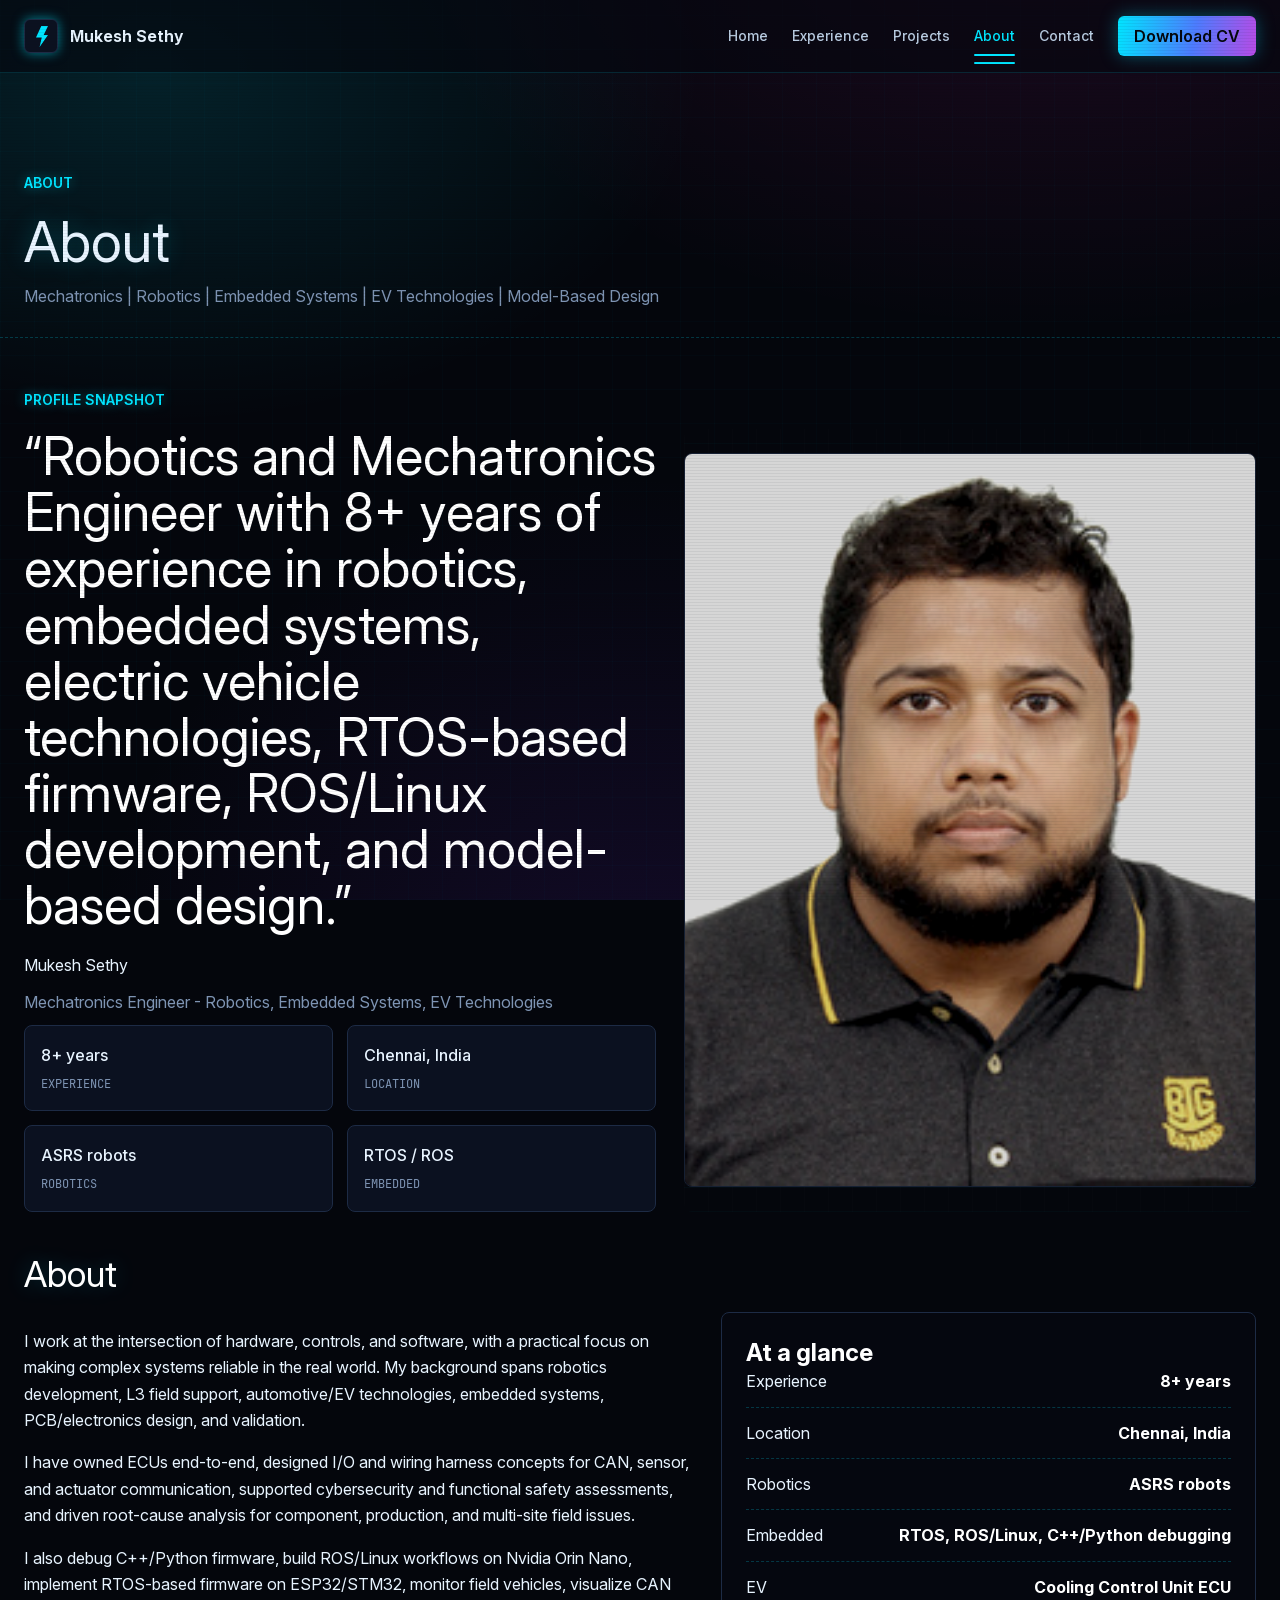
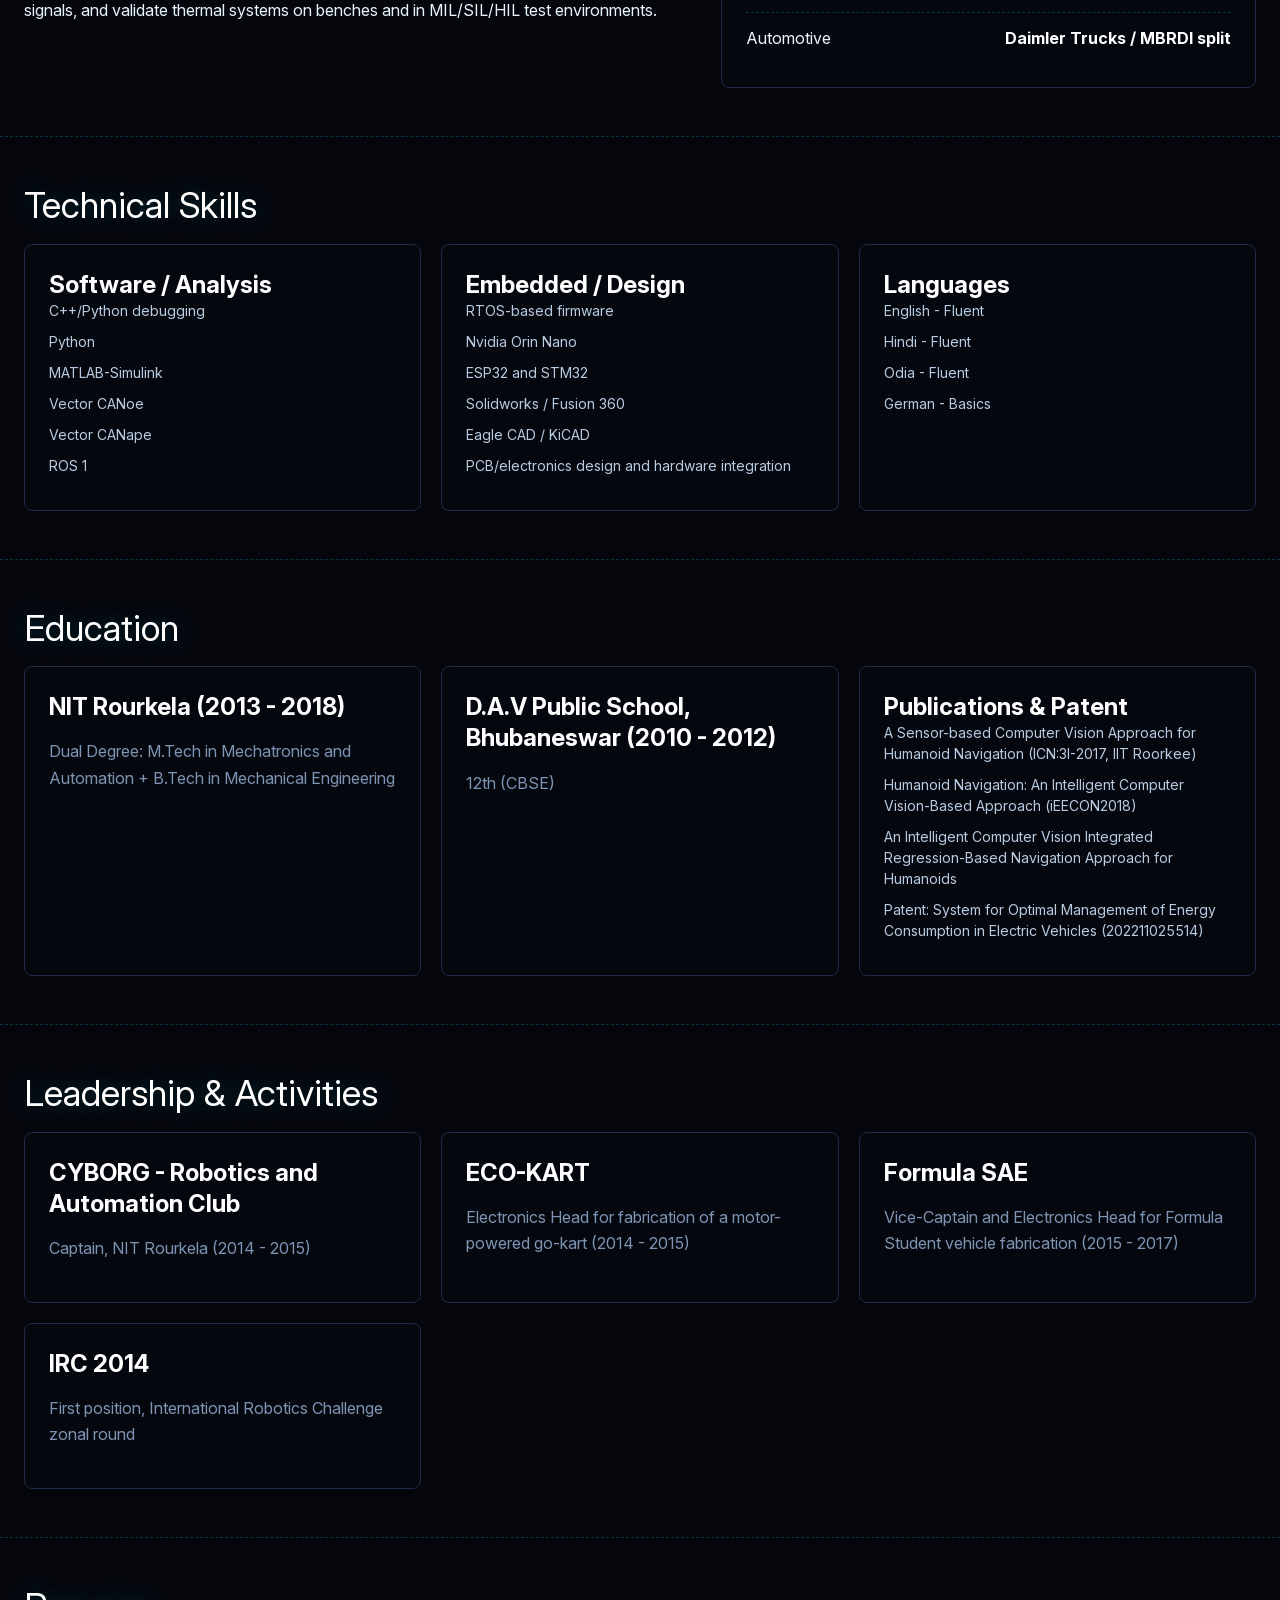
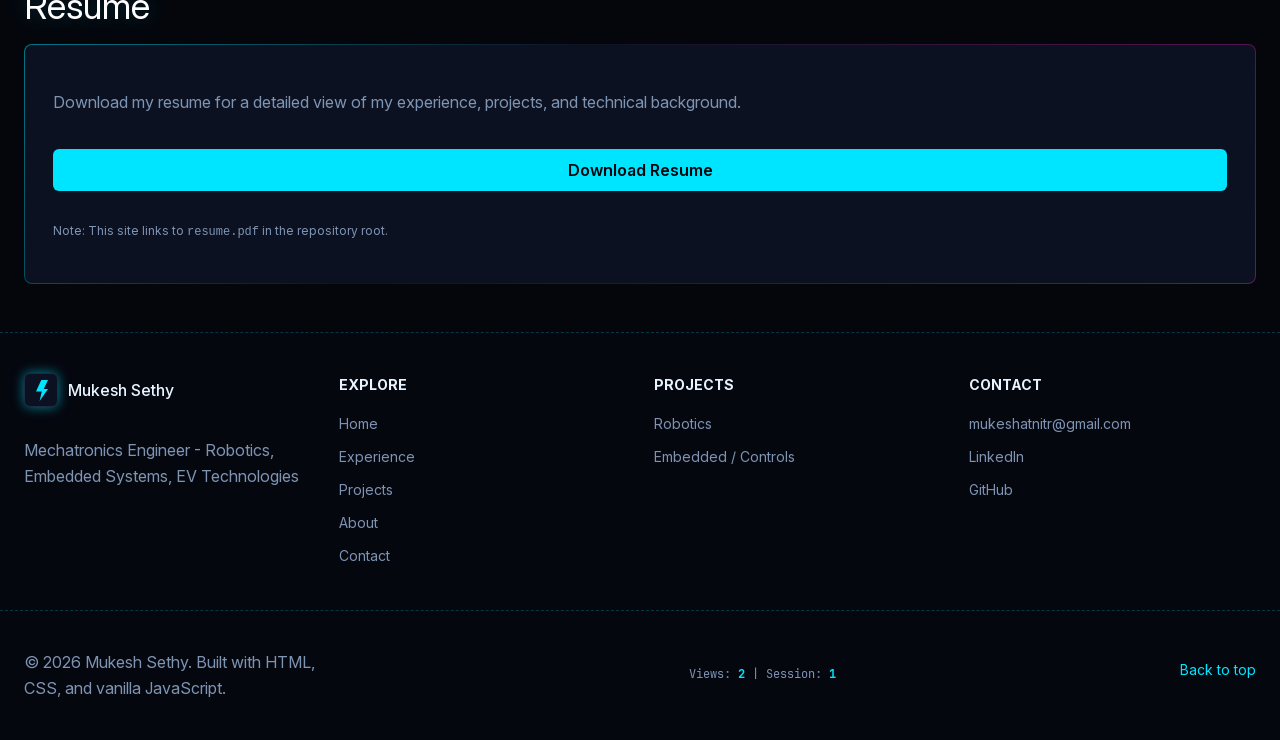
<file: about/index.html>
<!doctype html>
<html lang="en">
  <head>
    <meta charset="utf-8" />
    <meta name="viewport" content="width=device-width, initial-scale=1" />
    <title>About | Mukesh Sethy</title>
    <meta
      name="description"
      content="About Mukesh Sethy - mechatronics engineer with 8+ years of experience in robotics, embedded systems, EV technologies, RTOS firmware, ROS/Linux, and data analytics."
    />

    <meta property="og:title" content="About | Mukesh Sethy" />
    <meta
      property="og:description"
      content="Mechatronics engineer with experience in Rapyuta Robotics ASRS robots, embedded debugging, Daimler Trucks ECU development, Mercedes-Benz R&D split context, and EV analytics."
    />
    <meta property="og:type" content="website" />

    <link rel="preload" href="../assets/fonts/InterVariable.woff2" as="font" type="font/woff2" crossorigin />
    <link
      rel="preload"
      href="../assets/fonts/JetBrainsMono-Regular.woff2"
      as="font"
      type="font/woff2"
      crossorigin
    />
    <script>
      (function () {
        var d = new Date().getDay();
        var t = d === 0 ? "blueprint" : d === 1 || d === 3 || d === 5 ? "holo" : "circuit";
        try {
          localStorage.removeItem("site-theme");
        } catch (e) {}
        document.documentElement.setAttribute("data-theme", t);
      })();
    </script>
    <link rel="stylesheet" href="../fonts.css" />
    <link rel="stylesheet" href="../style.css?v=blueprint-sunday-20260711" />
  </head>
  <body data-page="about">
    <div id="top" aria-hidden="true"></div>
    <a class="skip-link" href="#main">Skip to content</a>
    <div class="scroll-progress" aria-hidden="true">
      <div class="scroll-progress-bar" id="scroll-progress-bar"></div>
    </div>

    <canvas class="ambient-fx" id="ambient-fx" aria-hidden="true"></canvas>
    <div class="pointer-light" id="pointer-light" aria-hidden="true"></div>
    <div class="cursor-fx" id="cursor-fx" aria-hidden="true">
      <div class="cursor-ring" id="cursor-ring"><span class="cursor-sweep" aria-hidden="true"></span></div>
      <div class="cursor-dot" id="cursor-dot"></div>
    </div>
    <div class="click-ripples" id="click-ripples" aria-hidden="true"></div>

    <div class="page">
      <div class="sheet">
        <header class="site-header">
          <div class="container header-row">
            <a class="brand" href="../" aria-label="Home">
              <span class="brand-mark" aria-hidden="true"></span>
              <span class="brand-name">Mukesh Sethy</span>
            </a>

            <nav class="nav-links" id="nav-links" aria-label="Primary">
              <a class="nav-link" href="../" data-page="home">Home</a>
              <a class="nav-link" href="../experience/" data-page="experience">Experience</a>
              <a class="nav-link" href="../projects/" data-page="projects">Projects</a>
              <a class="nav-link" href="../about/" data-page="about">About</a>
              <a class="nav-link" href="../contact/" data-page="contact">Contact</a>
              <a class="header-cta" href="../resume.pdf" download>Download CV</a>
              <span class="nav-indicator" id="nav-indicator" aria-hidden="true"></span>
            </nav>

            <button
              class="nav-toggle"
              type="button"
              aria-label="Open menu"
              aria-expanded="false"
              aria-controls="nav-links"
            >
              <span class="nav-toggle-bars" aria-hidden="true"></span>
            </button>
          </div>
        </header>

        <main id="main">
          <section class="section page-hero" aria-label="About">
            <div class="container">
              <p class="eyebrow">About</p>
              <h1 class="page-title">About</h1>
              <p class="muted page-lead">Mechatronics | Robotics | Embedded Systems | EV Technologies | Model-Based Design</p>
            </div>
          </section>

          <section class="section snapshot" id="about" aria-label="Profile snapshot">
            <div class="container">
              <p class="eyebrow">Profile Snapshot</p>
              <div class="snapshot-grid">
                <div class="snapshot-copy">
                  <p class="snapshot-quote">
                    &ldquo;Robotics and Mechatronics Engineer with 8+ years of experience in robotics, embedded systems,
                    electric vehicle technologies, RTOS-based firmware, ROS/Linux development, and model-based
                    design.&rdquo;
                  </p>
                  <p class="snapshot-name">Mukesh Sethy</p>
                  <p class="muted snapshot-role">Mechatronics Engineer - Robotics, Embedded Systems, EV Technologies</p>

                  <div class="snapshot-stats" aria-label="Highlights">
                    <div class="stat">
                      <p class="stat-value">8+ years</p>
                      <p class="stat-label">Experience</p>
                    </div>
                    <div class="stat">
                      <p class="stat-value">Chennai, India</p>
                      <p class="stat-label">Location</p>
                    </div>
                    <div class="stat">
                      <p class="stat-value">ASRS robots</p>
                      <p class="stat-label">Robotics</p>
                    </div>
                    <div class="stat">
                      <p class="stat-value">RTOS / ROS</p>
                      <p class="stat-label">Embedded</p>
                    </div>
                  </div>
                </div>

                <div class="snapshot-art" aria-label="Portrait cutout">
                  <div class="burst" aria-hidden="true"></div>
                  <img
                    class="snapshot-img"
                    src="../assets/profile.jpg"
                    alt="Portrait of Mukesh Sethy"
                    width="207"
                    height="266"
                    loading="lazy"
                    decoding="async"
                  />
                </div>
              </div>

              <div class="about-body">
                <h2 class="section-title">About</h2>
                <div class="two-col">
                  <div>
                    <p>
                      I work at the intersection of hardware, controls, and software, with a practical focus on making
                      complex systems reliable in the real world. My background spans robotics development, L3 field
                      support, automotive/EV technologies, embedded systems, PCB/electronics design, and validation.
                    </p>
                    <p>
                      I have owned ECUs end-to-end, designed I/O and wiring harness concepts for CAN, sensor, and
                      actuator communication, supported cybersecurity and functional safety assessments, and driven
                      root-cause analysis for component, production, and multi-site field issues.
                    </p>
                    <p>
                      I also debug C++/Python firmware, build ROS/Linux workflows on Nvidia Orin Nano, implement
                      RTOS-based firmware on ESP32/STM32, monitor field vehicles, visualize CAN signals, and validate
                      thermal systems on benches and in MIL/SIL/HIL test environments.
                    </p>
                  </div>
                  <div class="info-card">
                    <h3 class="card-title">At a glance</h3>
                    <ul class="meta-grid">
                      <li><span>Experience</span><strong>8+ years</strong></li>
                      <li><span>Location</span><strong>Chennai, India</strong></li>
                      <li><span>Robotics</span><strong>ASRS robots</strong></li>
                      <li><span>Embedded</span><strong>RTOS, ROS/Linux, C++/Python debugging</strong></li>
                      <li><span>EV</span><strong>Cooling Control Unit ECU</strong></li>
                      <li><span>Automotive</span><strong>Daimler Trucks / MBRDI split</strong></li>
                    </ul>
                  </div>
                </div>
              </div>
            </div>
          </section>

          <section class="section" id="technical-skills" aria-label="Technical skills">
            <div class="container">
              <h2 class="section-title">Technical Skills</h2>
              <div class="cards-grid">
                <article class="skill-card">
                  <h3 class="card-title">Software / Analysis</h3>
                  <ul class="clean-list muted">
                    <li>C++/Python debugging</li>
                    <li>Python</li>
                    <li>MATLAB-Simulink</li>
                    <li>Vector CANoe</li>
                    <li>Vector CANape</li>
                    <li>ROS 1</li>
                  </ul>
                </article>
                <article class="skill-card">
                  <h3 class="card-title">Embedded / Design</h3>
                  <ul class="clean-list muted">
                    <li>RTOS-based firmware</li>
                    <li>Nvidia Orin Nano</li>
                    <li>ESP32 and STM32</li>
                    <li>Solidworks / Fusion 360</li>
                    <li>Eagle CAD / KiCAD</li>
                    <li>PCB/electronics design and hardware integration</li>
                  </ul>
                </article>
                <article class="skill-card">
                  <h3 class="card-title">Languages</h3>
                  <ul class="clean-list muted">
                    <li>English - Fluent</li>
                    <li>Hindi - Fluent</li>
                    <li>Odia - Fluent</li>
                    <li>German - Basics</li>
                  </ul>
                </article>
              </div>
            </div>
          </section>

          <section class="section" id="education" aria-label="Education">
            <div class="container">
              <h2 class="section-title">Education</h2>
              <div class="cards-grid">
                <article class="skill-card">
                  <h3 class="card-title">NIT Rourkela (2013 - 2018)</h3>
                  <p class="muted">
                    Dual Degree: M.Tech in Mechatronics and Automation + B.Tech in Mechanical Engineering
                  </p>
                </article>
                <article class="skill-card">
                  <h3 class="card-title">D.A.V Public School, Bhubaneswar (2010 - 2012)</h3>
                  <p class="muted">12th (CBSE)</p>
                </article>
                <article class="skill-card">
                  <h3 class="card-title">Publications &amp; Patent</h3>
                  <ul class="clean-list muted">
                    <li>A Sensor-based Computer Vision Approach for Humanoid Navigation (ICN:3I-2017, IIT Roorkee)</li>
                    <li>Humanoid Navigation: An Intelligent Computer Vision-Based Approach (iEECON2018)</li>
                    <li>An Intelligent Computer Vision Integrated Regression-Based Navigation Approach for Humanoids</li>
                    <li>Patent: System for Optimal Management of Energy Consumption in Electric Vehicles (202211025514)</li>
                  </ul>
                </article>
              </div>
            </div>
          </section>

          <section class="section" id="leadership" aria-label="Leadership and activities">
            <div class="container">
              <h2 class="section-title">Leadership &amp; Activities</h2>
              <div class="cards-grid">
                <article class="skill-card">
                  <h3 class="card-title">CYBORG - Robotics and Automation Club</h3>
                  <p class="muted">Captain, NIT Rourkela (2014 - 2015)</p>
                </article>
                <article class="skill-card">
                  <h3 class="card-title">ECO-KART</h3>
                  <p class="muted">Electronics Head for fabrication of a motor-powered go-kart (2014 - 2015)</p>
                </article>
                <article class="skill-card">
                  <h3 class="card-title">Formula SAE</h3>
                  <p class="muted">Vice-Captain and Electronics Head for Formula Student vehicle fabrication (2015 - 2017)</p>
                </article>
                <article class="skill-card">
                  <h3 class="card-title">IRC 2014</h3>
                  <p class="muted">First position, International Robotics Challenge zonal round</p>
                </article>
              </div>
            </div>
          </section>

          <section class="section" id="resume" aria-label="Resume">
            <div class="container">
              <h2 class="section-title">Resume</h2>
              <div class="resume-card">
                <p class="muted">
                  Download my resume for a detailed view of my experience, projects, and technical background.
                </p>
                <a class="button primary" href="../resume.pdf" download>Download Resume</a>
                <p class="tiny muted">Note: This site links to <code>resume.pdf</code> in the repository root.</p>
              </div>
            </div>
          </section>
        </main>

        <footer class="footer">
          <div class="container footer-grid">
            <div class="footer-col footer-brand">
              <a class="footer-logo" href="../" aria-label="Back to home">
                <span class="brand-mark" aria-hidden="true"></span>
                <span class="footer-name">Mukesh Sethy</span>
              </a>
              <p class="footer-muted">Mechatronics Engineer - Robotics, Embedded Systems, EV Technologies</p>
            </div>

            <nav class="footer-col" aria-label="Footer navigation">
              <h3 class="footer-title">Explore</h3>
              <a class="footer-link" href="../">Home</a>
              <a class="footer-link" href="../experience/">Experience</a>
              <a class="footer-link" href="../projects/">Projects</a>
              <a class="footer-link" href="../about/">About</a>
              <a class="footer-link" href="../contact/">Contact</a>
            </nav>

            <nav class="footer-col" aria-label="Project categories">
              <h3 class="footer-title">Projects</h3>
              <a class="footer-link" href="../projects/" data-mega-filter="robotics">Robotics</a>
              <a class="footer-link" href="../projects/" data-mega-filter="embedded">Embedded / Controls</a>
            </nav>

            <div class="footer-col">
              <h3 class="footer-title">Contact</h3>
              <a class="footer-link" href="mailto:mukeshatnitr@gmail.com">mukeshatnitr@gmail.com</a>
              <a
                class="footer-link"
                href="https://www.linkedin.com/in/mukesh-sethy-410699104"
                target="_blank"
                rel="noreferrer"
              >
                LinkedIn
              </a>
              <a class="footer-link" href="https://github.com/MukeshSethy" target="_blank" rel="noreferrer">GitHub</a>
            </div>
          </div>

          <div class="footer-bottom">
            <div class="container footer-bottom-row">
              <p class="footer-muted">
                &copy; <span id="year"></span> Mukesh Sethy. Built with HTML, CSS, and vanilla JavaScript.
              </p>
              <p class="footer-muted footer-visitor">
                Views: <strong data-visitor-total>--</strong> | Session: <strong data-visitor-session>--</strong>
              </p>
              <a class="footer-link footer-toplink" href="#top">Back to top</a>
            </div>
          </div>
        </footer>
      </div>
    </div>

    <button class="to-top" id="to-top" type="button" aria-label="Back to top">
      <span aria-hidden="true">Top</span>
    </button>

    <div class="toast" id="toast" role="status" aria-live="polite" aria-atomic="true"></div>

    <script src="../script.js?v=blueprint-sunday-20260711"></script>
  </body>
</html>
</file>
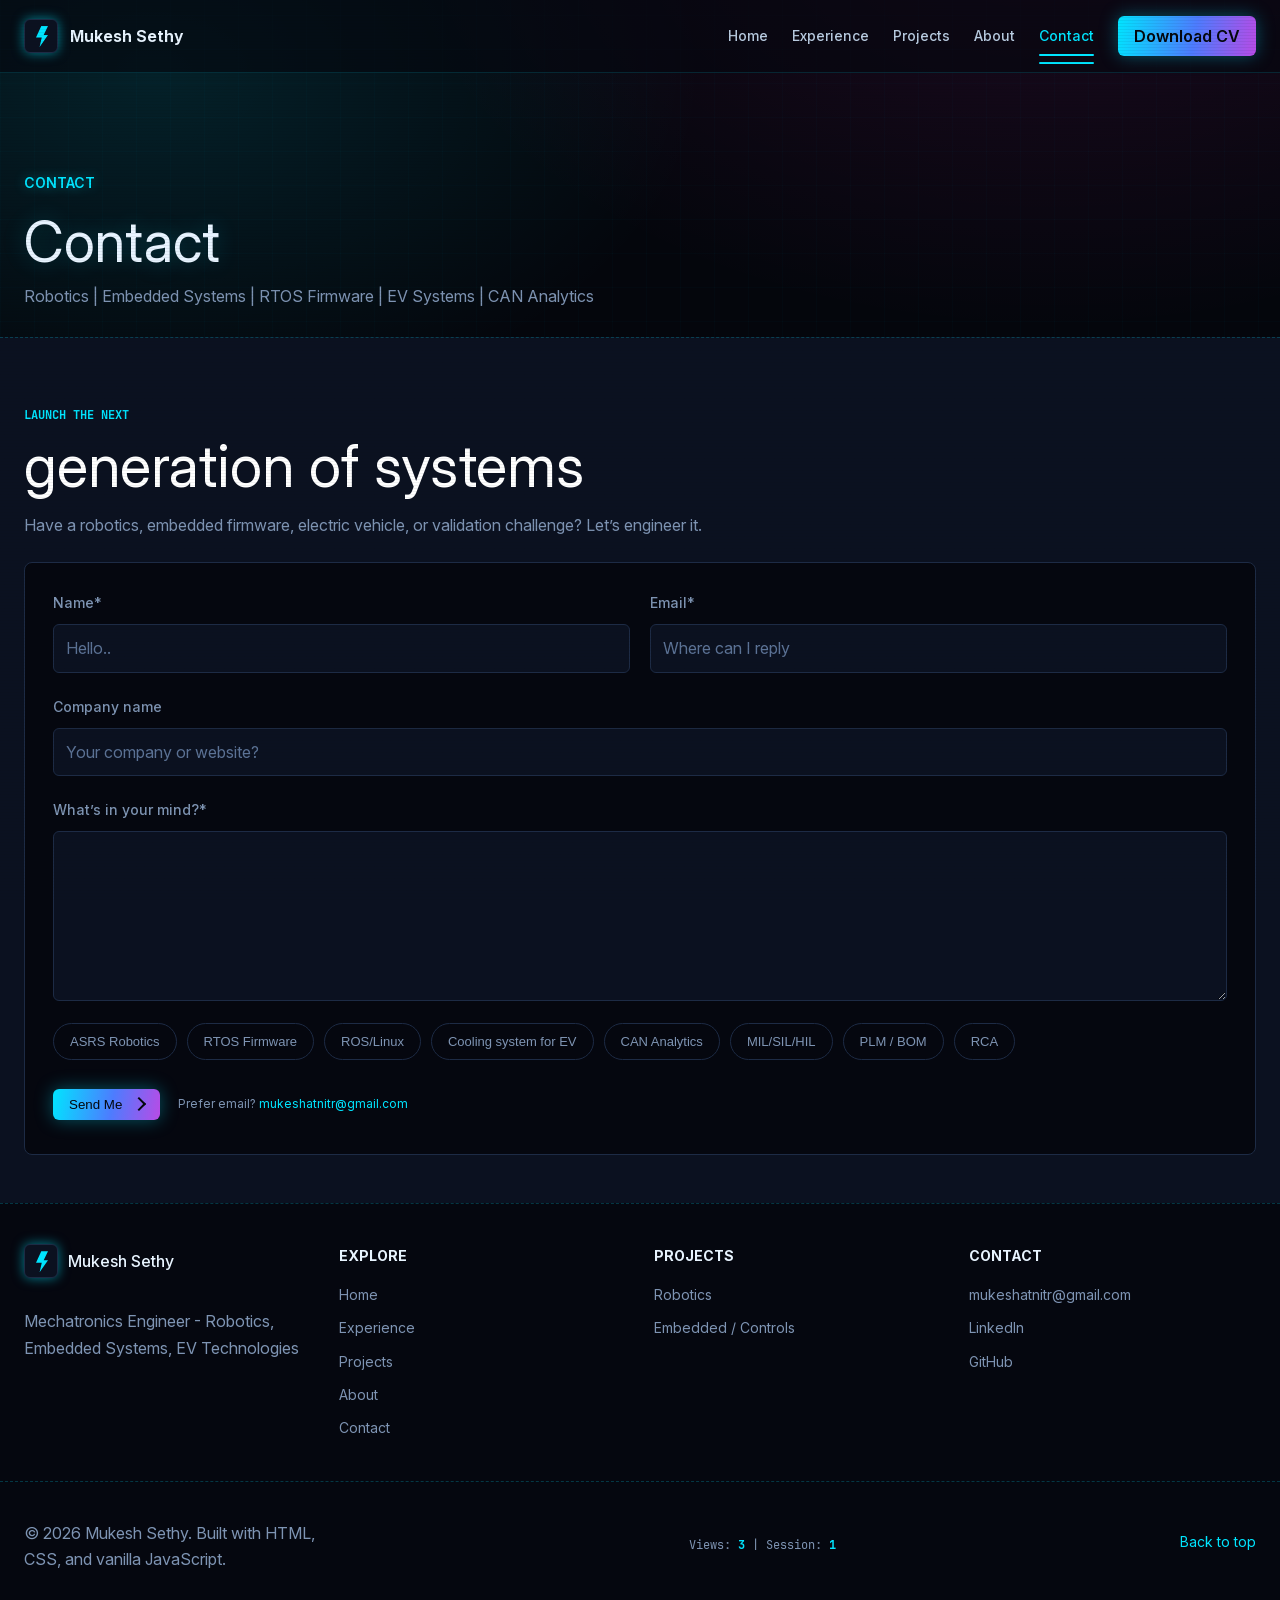
<file: contact/index.html>
<!doctype html>
<html lang="en">
  <head>
    <meta charset="utf-8" />
    <meta name="viewport" content="width=device-width, initial-scale=1" />
    <title>Contact | Mukesh Sethy</title>
    <meta
      name="description"
      content="Contact Mukesh Sethy for robotics, mechatronics, embedded systems, RTOS firmware, ROS/Linux, EV systems, CAN analytics, validation, and RCA discussions."
    />

    <meta property="og:title" content="Contact | Mukesh Sethy" />
    <meta
      property="og:description"
      content="Contact Mukesh Sethy for robotics, embedded systems, RTOS firmware, ROS/Linux, EV systems, CAN analytics, and validation work."
    />
    <meta property="og:type" content="website" />

    <link rel="preload" href="../assets/fonts/InterVariable.woff2" as="font" type="font/woff2" crossorigin />
    <link
      rel="preload"
      href="../assets/fonts/JetBrainsMono-Regular.woff2"
      as="font"
      type="font/woff2"
      crossorigin
    />
    <script>
      (function () {
        var d = new Date().getDay();
        var t = d === 0 ? "blueprint" : d === 1 || d === 3 || d === 5 ? "holo" : "circuit";
        try {
          localStorage.removeItem("site-theme");
        } catch (e) {}
        document.documentElement.setAttribute("data-theme", t);
      })();
    </script>
    <link rel="stylesheet" href="../fonts.css" />
    <link rel="stylesheet" href="../style.css?v=blueprint-sunday-20260711" />
  </head>
  <body data-page="contact">
    <div id="top" aria-hidden="true"></div>
    <a class="skip-link" href="#main">Skip to content</a>
    <div class="scroll-progress" aria-hidden="true">
      <div class="scroll-progress-bar" id="scroll-progress-bar"></div>
    </div>

    <canvas class="ambient-fx" id="ambient-fx" aria-hidden="true"></canvas>
    <div class="pointer-light" id="pointer-light" aria-hidden="true"></div>
    <div class="cursor-fx" id="cursor-fx" aria-hidden="true">
      <div class="cursor-ring" id="cursor-ring"><span class="cursor-sweep" aria-hidden="true"></span></div>
      <div class="cursor-dot" id="cursor-dot"></div>
    </div>
    <div class="click-ripples" id="click-ripples" aria-hidden="true"></div>

    <div class="page">
      <div class="sheet">
        <header class="site-header">
          <div class="container header-row">
            <a class="brand" href="../" aria-label="Home">
              <span class="brand-mark" aria-hidden="true"></span>
              <span class="brand-name">Mukesh Sethy</span>
            </a>

            <nav class="nav-links" id="nav-links" aria-label="Primary">
              <a class="nav-link" href="../" data-page="home">Home</a>
              <a class="nav-link" href="../experience/" data-page="experience">Experience</a>
              <a class="nav-link" href="../projects/" data-page="projects">Projects</a>
              <a class="nav-link" href="../about/" data-page="about">About</a>
              <a class="nav-link" href="../contact/" data-page="contact">Contact</a>
              <a class="header-cta" href="../resume.pdf" download>Download CV</a>
              <span class="nav-indicator" id="nav-indicator" aria-hidden="true"></span>
            </nav>

            <button
              class="nav-toggle"
              type="button"
              aria-label="Open menu"
              aria-expanded="false"
              aria-controls="nav-links"
            >
              <span class="nav-toggle-bars" aria-hidden="true"></span>
            </button>
          </div>
        </header>

        <main id="main">
          <section class="section page-hero" aria-label="Contact">
            <div class="container">
              <p class="eyebrow">Contact</p>
              <h1 class="page-title">Contact</h1>
              <p class="muted page-lead">Robotics | Embedded Systems | RTOS Firmware | EV Systems | CAN Analytics</p>
            </div>
          </section>

          <section class="section contact" id="contact" aria-label="Contact form">
            <div class="container">
              <h2 class="contact-title">
                <span class="contact-title-muted">Launch the next</span>
                <span class="contact-title-ink">generation of systems</span>
              </h2>
              <p class="muted contact-subtitle">
                Have a robotics, embedded firmware, electric vehicle, or validation challenge? Let&rsquo;s engineer it.
              </p>

              <form class="contact-form" id="contact-form" autocomplete="on" novalidate>
                <div class="form-grid form-grid-2">
                  <label class="field">
                    <span class="field-label">Name*</span>
                    <input class="field-input" type="text" name="name" placeholder="Hello.." autocomplete="name" />
                  </label>
                  <label class="field">
                    <span class="field-label">Email*</span>
                    <input
                      class="field-input"
                      type="email"
                      name="email"
                      placeholder="Where can I reply"
                      autocomplete="email"
                    />
                  </label>
                </div>

                <label class="field">
                  <span class="field-label">Company name</span>
                  <input
                    class="field-input"
                    type="text"
                    name="company"
                    placeholder="Your company or website?"
                    autocomplete="organization"
                  />
                </label>

                <label class="field">
                  <span class="field-label">What&rsquo;s in your mind?*</span>
                  <textarea class="field-input field-textarea" name="message" rows="3"></textarea>
                </label>

                <div class="topics" aria-label="Topics">
                  <button class="topic-pill" type="button" data-topic="ASRS Robotics">ASRS Robotics</button>
                  <button class="topic-pill" type="button" data-topic="RTOS Firmware">RTOS Firmware</button>
                  <button class="topic-pill" type="button" data-topic="ROS Linux">ROS/Linux</button>
                  <button class="topic-pill" type="button" data-topic="Cooling system for EV">Cooling system for EV</button>
                  <button class="topic-pill" type="button" data-topic="CAN Analytics">CAN Analytics</button>
                  <button class="topic-pill" type="button" data-topic="MIL SIL HIL">MIL/SIL/HIL</button>
                  <button class="topic-pill" type="button" data-topic="PLM BOM">PLM / BOM</button>
                  <button class="topic-pill" type="button" data-topic="Root Cause Analysis">RCA</button>
                </div>

                <div class="contact-actions">
                  <button class="send-button" type="submit">
                    <span>Send Me</span>
                    <span class="send-arrow" aria-hidden="true"></span>
                  </button>
                  <p class="tiny muted">
                    Prefer email? <a class="link" href="mailto:mukeshatnitr@gmail.com">mukeshatnitr@gmail.com</a>
                  </p>
                </div>
              </form>
            </div>
          </section>
        </main>

        <footer class="footer">
          <div class="container footer-grid">
            <div class="footer-col footer-brand">
              <a class="footer-logo" href="../" aria-label="Back to home">
                <span class="brand-mark" aria-hidden="true"></span>
                <span class="footer-name">Mukesh Sethy</span>
              </a>
              <p class="footer-muted">Mechatronics Engineer - Robotics, Embedded Systems, EV Technologies</p>
            </div>

            <nav class="footer-col" aria-label="Footer navigation">
              <h3 class="footer-title">Explore</h3>
              <a class="footer-link" href="../">Home</a>
              <a class="footer-link" href="../experience/">Experience</a>
              <a class="footer-link" href="../projects/">Projects</a>
              <a class="footer-link" href="../about/">About</a>
              <a class="footer-link" href="../contact/">Contact</a>
            </nav>

            <nav class="footer-col" aria-label="Project categories">
              <h3 class="footer-title">Projects</h3>
              <a class="footer-link" href="../projects/" data-mega-filter="robotics">Robotics</a>
              <a class="footer-link" href="../projects/" data-mega-filter="embedded">Embedded / Controls</a>
            </nav>

            <div class="footer-col">
              <h3 class="footer-title">Contact</h3>
              <a class="footer-link" href="mailto:mukeshatnitr@gmail.com">mukeshatnitr@gmail.com</a>
              <a
                class="footer-link"
                href="https://www.linkedin.com/in/mukesh-sethy-410699104"
                target="_blank"
                rel="noreferrer"
              >
                LinkedIn
              </a>
              <a class="footer-link" href="https://github.com/MukeshSethy" target="_blank" rel="noreferrer">GitHub</a>
            </div>
          </div>

          <div class="footer-bottom">
            <div class="container footer-bottom-row">
              <p class="footer-muted">
                &copy; <span id="year"></span> Mukesh Sethy. Built with HTML, CSS, and vanilla JavaScript.
              </p>
              <p class="footer-muted footer-visitor">
                Views: <strong data-visitor-total>--</strong> | Session: <strong data-visitor-session>--</strong>
              </p>
              <a class="footer-link footer-toplink" href="#top">Back to top</a>
            </div>
          </div>
        </footer>
      </div>
    </div>

    <button class="to-top" id="to-top" type="button" aria-label="Back to top">
      <span aria-hidden="true">Top</span>
    </button>

    <div class="toast" id="toast" role="status" aria-live="polite" aria-atomic="true"></div>

    <script src="../script.js?v=blueprint-sunday-20260711"></script>
  </body>
</html>
</file>
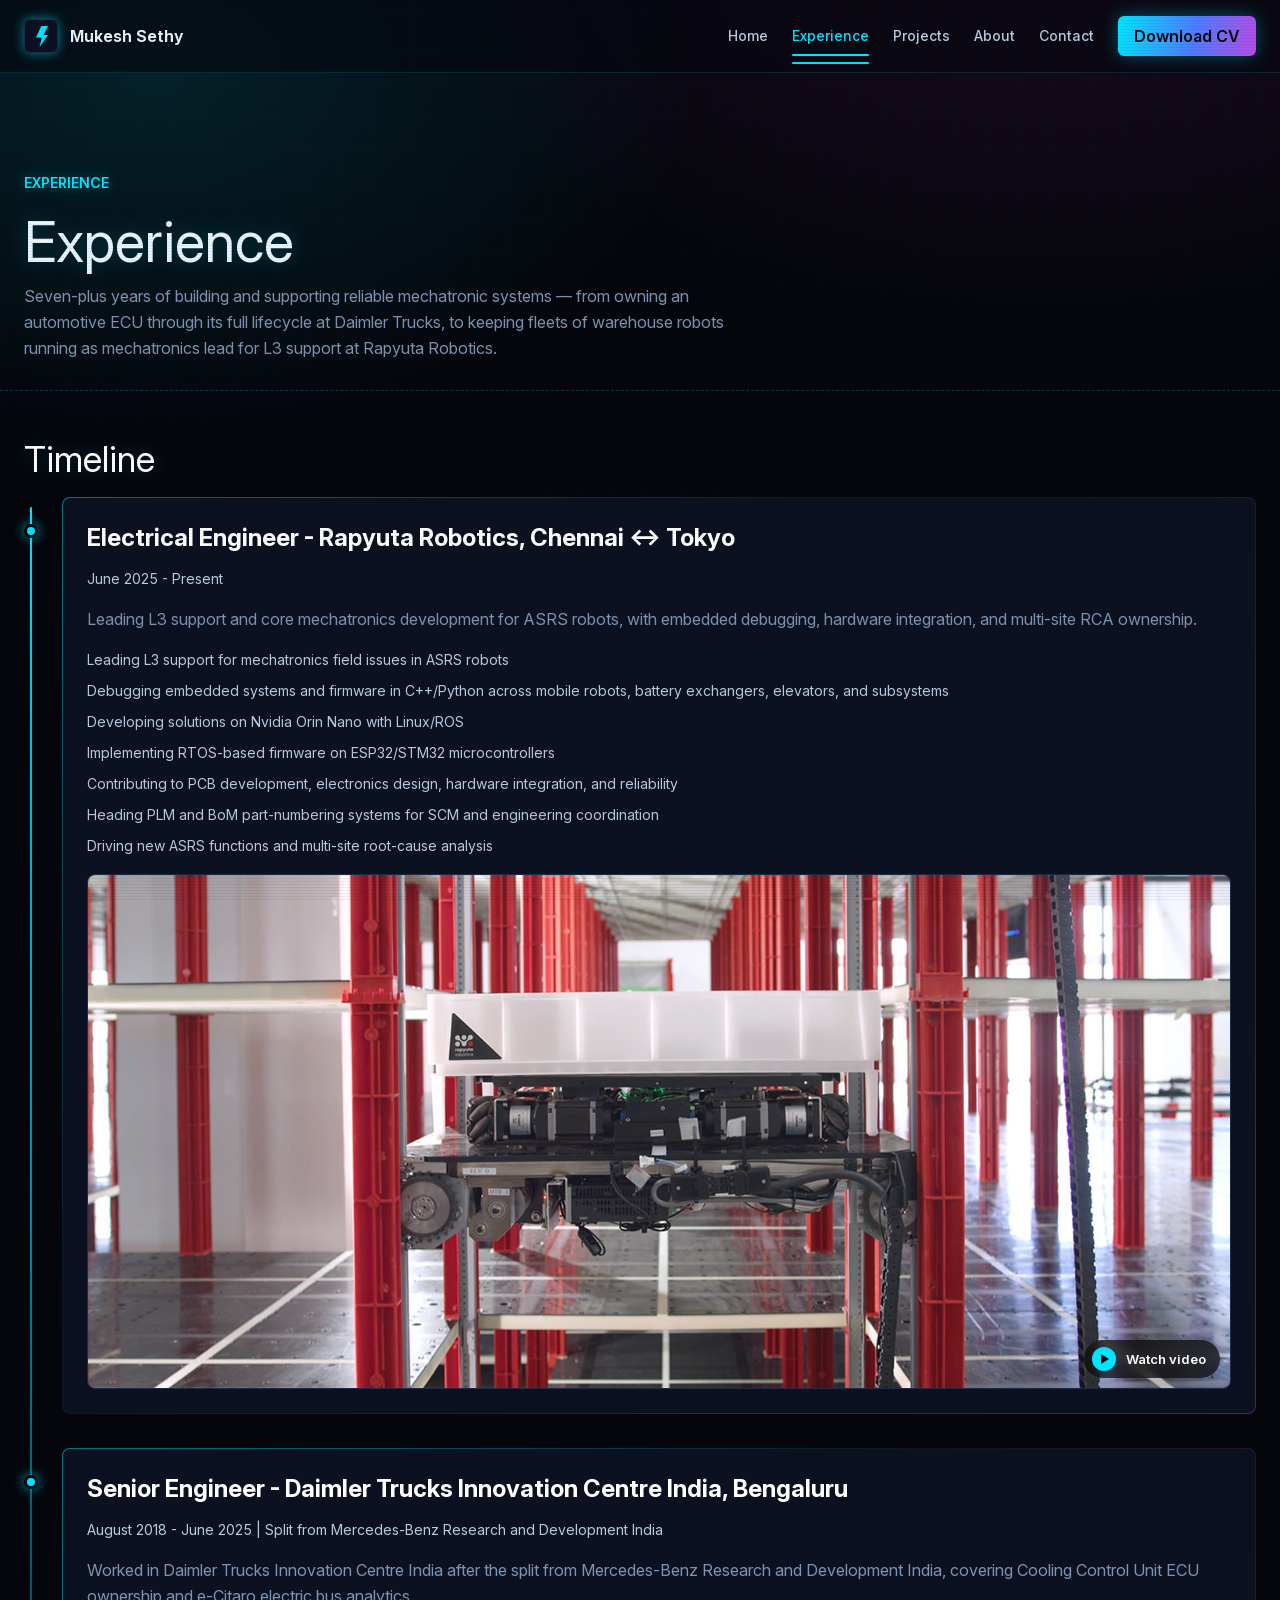
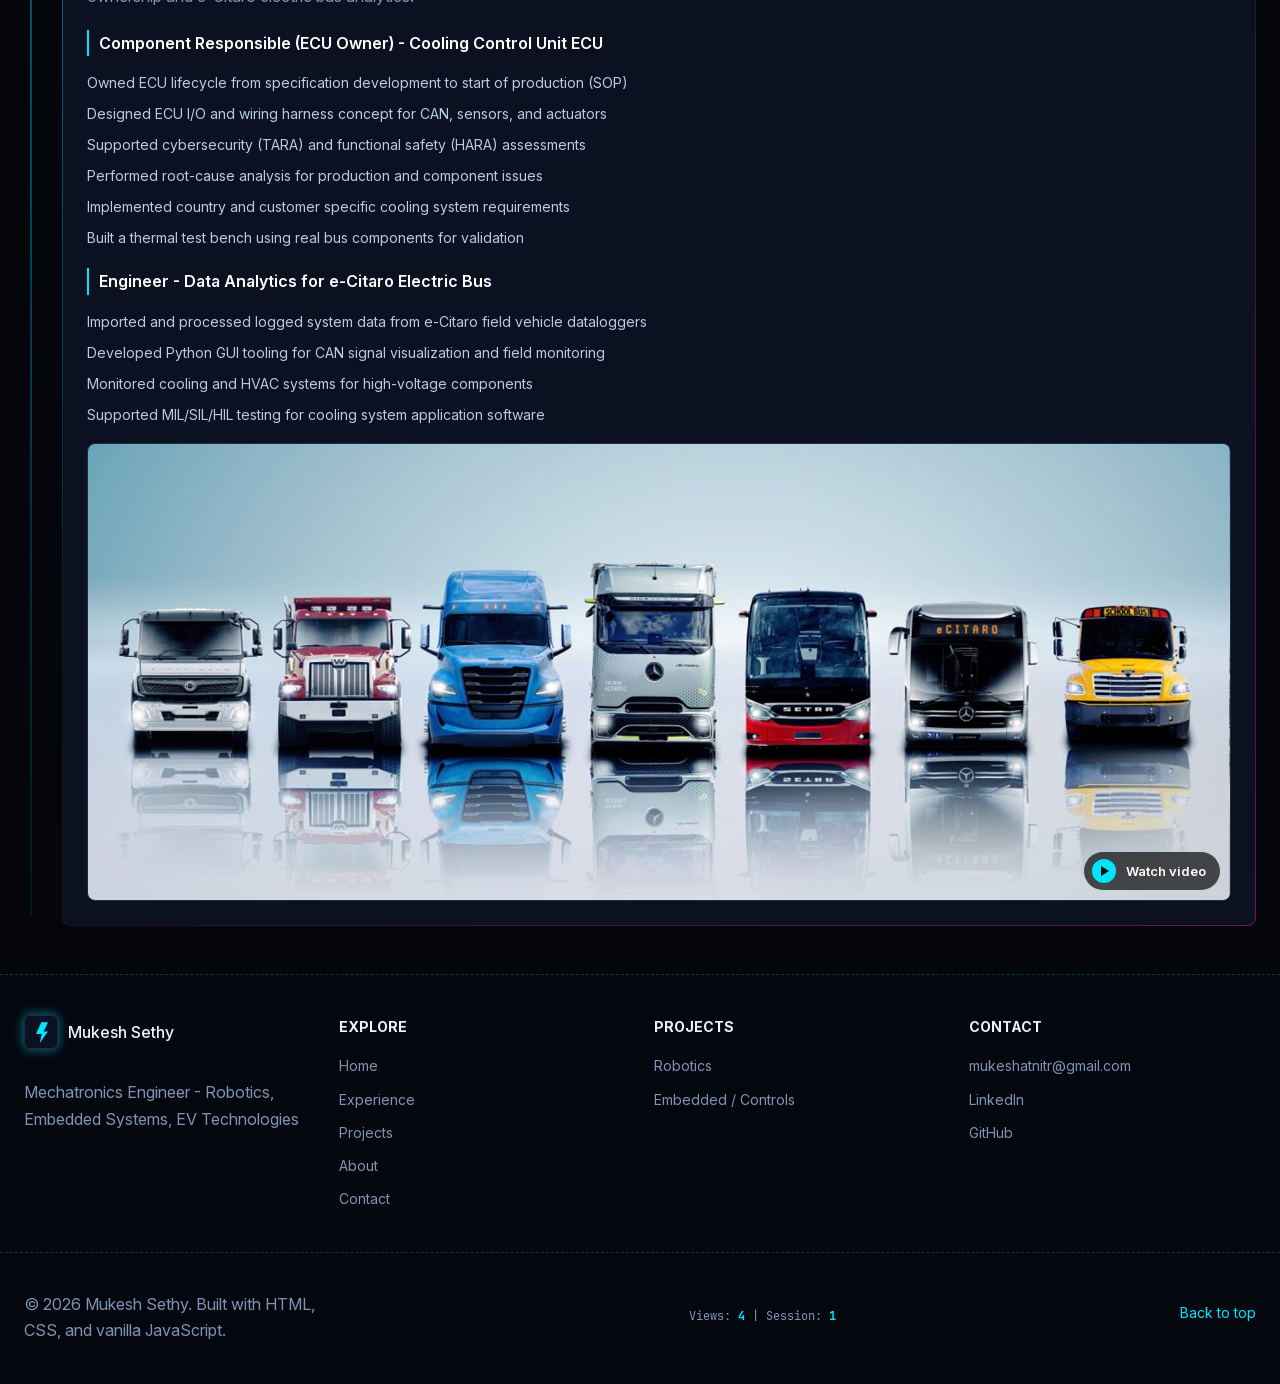
<file: experience/index.html>
<!doctype html>
<html lang="en">
  <head>
    <meta charset="utf-8" />
    <meta name="viewport" content="width=device-width, initial-scale=1" />
    <title>Experience | Mukesh Sethy</title>
    <meta
      name="description"
      content="Experience of Mukesh Sethy across Rapyuta Robotics ASRS robot L3 support, embedded debugging, RTOS firmware, and Daimler Trucks EV systems after the Mercedes-Benz Research and Development India split."
    />

    <meta property="og:title" content="Experience | Mukesh Sethy" />
    <meta
      property="og:description"
      content="Experience across Rapyuta Robotics ASRS robot mechatronics, L3 support, RTOS firmware, Daimler Trucks ECU ownership, e-Citaro analytics, and Mercedes-Benz Research and Development India split context."
    />
    <meta property="og:type" content="website" />

    <link rel="preload" href="../assets/fonts/InterVariable.woff2" as="font" type="font/woff2" crossorigin />
    <link
      rel="preload"
      href="../assets/fonts/JetBrainsMono-Regular.woff2"
      as="font"
      type="font/woff2"
      crossorigin
    />
    <script>
      (function () {
        var d = new Date().getDay();
        var t = d === 0 ? "blueprint" : d === 1 || d === 3 || d === 5 ? "holo" : "circuit";
        try {
          localStorage.removeItem("site-theme");
        } catch (e) {}
        document.documentElement.setAttribute("data-theme", t);
      })();
    </script>
    <link rel="stylesheet" href="../fonts.css" />
    <link rel="stylesheet" href="../style.css?v=blueprint-sunday-20260711" />
  </head>
  <body data-page="experience">
    <div id="top" aria-hidden="true"></div>
    <a class="skip-link" href="#main">Skip to content</a>
    <div class="scroll-progress" aria-hidden="true">
      <div class="scroll-progress-bar" id="scroll-progress-bar"></div>
    </div>

    <canvas class="ambient-fx" id="ambient-fx" aria-hidden="true"></canvas>
    <div class="pointer-light" id="pointer-light" aria-hidden="true"></div>
    <div class="cursor-fx" id="cursor-fx" aria-hidden="true">
      <div class="cursor-ring" id="cursor-ring"><span class="cursor-sweep" aria-hidden="true"></span></div>
      <div class="cursor-dot" id="cursor-dot"></div>
    </div>
    <div class="click-ripples" id="click-ripples" aria-hidden="true"></div>

    <div class="page">
      <div class="sheet">
        <header class="site-header">
          <div class="container header-row">
            <a class="brand" href="../" aria-label="Home">
              <span class="brand-mark" aria-hidden="true"></span>
              <span class="brand-name">Mukesh Sethy</span>
            </a>

            <nav class="nav-links" id="nav-links" aria-label="Primary">
              <a class="nav-link" href="../" data-page="home">Home</a>
              <a class="nav-link" href="../experience/" data-page="experience">Experience</a>
              <a class="nav-link" href="../projects/" data-page="projects">Projects</a>
              <a class="nav-link" href="../about/" data-page="about">About</a>
              <a class="nav-link" href="../contact/" data-page="contact">Contact</a>
              <a class="header-cta" href="../resume.pdf" download>Download CV</a>
              <span class="nav-indicator" id="nav-indicator" aria-hidden="true"></span>
            </nav>

            <button
              class="nav-toggle"
              type="button"
              aria-label="Open menu"
              aria-expanded="false"
              aria-controls="nav-links"
            >
              <span class="nav-toggle-bars" aria-hidden="true"></span>
            </button>
          </div>
        </header>

        <main id="main">
          <section class="section page-hero" aria-label="Experience">
            <div class="container">
              <p class="eyebrow">Experience</p>
              <h1 class="page-title">Experience</h1>
              <p class="muted page-lead">
                Seven-plus years of building and supporting reliable mechatronic systems — from owning an automotive
                ECU through its full lifecycle at Daimler Trucks, to keeping fleets of warehouse robots running as
                mechatronics lead for L3 support at Rapyuta Robotics.
              </p>
            </div>
          </section>

          <section class="section" id="experience" aria-label="Experience timeline">
            <div class="container">
              <h2 class="section-title">Timeline</h2>
              <div class="timeline" role="list">
                <article class="timeline-card" role="listitem">
                  <div class="timeline-dot" aria-hidden="true"></div>
                  <h3 class="card-title">Electrical Engineer - Rapyuta Robotics, Chennai &lt;-&gt; Tokyo</h3>
                  <p class="tiny muted">June 2025 - Present</p>
                  <p class="muted">
                    Leading L3 support and core mechatronics development for ASRS robots, with embedded debugging,
                    hardware integration, and multi-site RCA ownership.
                  </p>
                  <ul class="clean-list">
                    <li>Leading L3 support for mechatronics field issues in ASRS robots</li>
                    <li>Debugging embedded systems and firmware in C++/Python across mobile robots, battery exchangers, elevators, and subsystems</li>
                    <li>Developing solutions on Nvidia Orin Nano with Linux/ROS</li>
                    <li>Implementing RTOS-based firmware on ESP32/STM32 microcontrollers</li>
                    <li>Contributing to PCB development, electronics design, hardware integration, and reliability</li>
                    <li>Heading PLM and BoM part-numbering systems for SCM and engineering coordination</li>
                    <li>Driving new ASRS functions and multi-site root-cause analysis</li>
                  </ul>
                  <div class="timeline-media has-image">
                    <img src="../assets/rapyuta-asrs.jpg" alt="Rapyuta Robotics ASRS robot carrying a storage bin through warehouse racking" loading="lazy" />
                    <button
                      class="video-play video-play--badge"
                      type="button"
                      data-video-id="gL5peNhndyo"
                      data-video-title="Rapyuta Robotics ASRS Robot"
                      aria-label="Play video: Rapyuta Robotics ASRS Robot"
                    >
                      <span class="video-play-icon" aria-hidden="true"></span>
                      Watch video
                    </button>
                  </div>
                </article>

                <article class="timeline-card" role="listitem">
                  <div class="timeline-dot" aria-hidden="true"></div>
                  <h3 class="card-title">
                    Senior Engineer - Daimler Trucks Innovation Centre India, Bengaluru
                  </h3>
                  <p class="tiny muted">
                    August 2018 - June 2025 | Split from Mercedes-Benz Research and Development India
                  </p>
                  <p class="muted">
                    Worked in Daimler Trucks Innovation Centre India after the split from Mercedes-Benz Research and
                    Development India, covering Cooling Control Unit ECU ownership and e-Citaro electric bus analytics.
                  </p>
                  <p class="timeline-role">Component Responsible (ECU Owner) - Cooling Control Unit ECU</p>
                  <ul class="clean-list">
                    <li>Owned ECU lifecycle from specification development to start of production (SOP)</li>
                    <li>Designed ECU I/O and wiring harness concept for CAN, sensors, and actuators</li>
                    <li>Supported cybersecurity (TARA) and functional safety (HARA) assessments</li>
                    <li>Performed root-cause analysis for production and component issues</li>
                    <li>Implemented country and customer specific cooling system requirements</li>
                    <li>Built a thermal test bench using real bus components for validation</li>
                  </ul>
                  <p class="timeline-role">Engineer - Data Analytics for e-Citaro Electric Bus</p>
                  <ul class="clean-list">
                    <li>Imported and processed logged system data from e-Citaro field vehicle dataloggers</li>
                    <li>Developed Python GUI tooling for CAN signal visualization and field monitoring</li>
                    <li>Monitored cooling and HVAC systems for high-voltage components</li>
                    <li>Supported MIL/SIL/HIL testing for cooling system application software</li>
                  </ul>
                  <div class="timeline-media has-image">
                    <img src="../assets/daimler-dtici.png" alt="Daimler Truck vehicle lineup including Freightliner, Actros, Setra, and eCitaro electric bus" loading="lazy" />
                    <button
                      class="video-play video-play--badge"
                      type="button"
                      data-video-id="NR3EB7hjLUY"
                      data-video-playlist="Z-OFRKWTWLk,z4JTE6MKuJ0"
                      data-video-title="Daimler Trucks Innovation Centre India"
                      aria-label="Play video: Daimler Trucks Innovation Centre India"
                    >
                      <span class="video-play-icon" aria-hidden="true"></span>
                      Watch video
                    </button>
                  </div>
                </article>
              </div>
            </div>
          </section>
        </main>

        <footer class="footer">
          <div class="container footer-grid">
            <div class="footer-col footer-brand">
              <a class="footer-logo" href="../" aria-label="Back to home">
                <span class="brand-mark" aria-hidden="true"></span>
                <span class="footer-name">Mukesh Sethy</span>
              </a>
              <p class="footer-muted">Mechatronics Engineer - Robotics, Embedded Systems, EV Technologies</p>
            </div>

            <nav class="footer-col" aria-label="Footer navigation">
              <h3 class="footer-title">Explore</h3>
              <a class="footer-link" href="../">Home</a>
              <a class="footer-link" href="../experience/">Experience</a>
              <a class="footer-link" href="../projects/">Projects</a>
              <a class="footer-link" href="../about/">About</a>
              <a class="footer-link" href="../contact/">Contact</a>
            </nav>

            <nav class="footer-col" aria-label="Project categories">
              <h3 class="footer-title">Projects</h3>
              <a class="footer-link" href="../projects/" data-mega-filter="robotics">Robotics</a>
              <a class="footer-link" href="../projects/" data-mega-filter="embedded">Embedded / Controls</a>
            </nav>

            <div class="footer-col">
              <h3 class="footer-title">Contact</h3>
              <a class="footer-link" href="mailto:mukeshatnitr@gmail.com">mukeshatnitr@gmail.com</a>
              <a
                class="footer-link"
                href="https://www.linkedin.com/in/mukesh-sethy-410699104"
                target="_blank"
                rel="noreferrer"
              >
                LinkedIn
              </a>
              <a class="footer-link" href="https://github.com/MukeshSethy" target="_blank" rel="noreferrer">GitHub</a>
            </div>
          </div>

          <div class="footer-bottom">
            <div class="container footer-bottom-row">
              <p class="footer-muted">
                &copy; <span id="year"></span> Mukesh Sethy. Built with HTML, CSS, and vanilla JavaScript.
              </p>
              <p class="footer-muted footer-visitor">
                Views: <strong data-visitor-total>--</strong> | Session: <strong data-visitor-session>--</strong>
              </p>
              <a class="footer-link footer-toplink" href="#top">Back to top</a>
            </div>
          </div>
        </footer>
      </div>
    </div>

    <div class="modal" id="project-modal" role="dialog" aria-modal="true" aria-label="Video player" hidden>
      <div class="modal-backdrop" data-modal-close aria-hidden="true"></div>
      <div class="modal-dialog" role="document">
        <button class="modal-close" type="button" data-modal-close aria-label="Close video"></button>
        <div class="modal-media" aria-hidden="true"></div>
        <div class="modal-video-tabs" hidden></div>
      </div>
    </div>

    <button class="to-top" id="to-top" type="button" aria-label="Back to top">
      <span aria-hidden="true">Top</span>
    </button>

    <div class="toast" id="toast" role="status" aria-live="polite" aria-atomic="true"></div>

    <script src="../script.js?v=blueprint-sunday-20260711"></script>
  </body>
</html>
</file>
<file: fonts.css>
/* Self-hosted webfonts (offline-friendly). */

@font-face {
  font-family: "Inter";
  src: url("assets/fonts/InterVariable.woff2") format("woff2");
  font-style: normal;
  font-weight: 100 900;
  font-display: swap;
}

@font-face {
  font-family: "Inter";
  src: url("assets/fonts/InterVariable-Italic.woff2") format("woff2");
  font-style: italic;
  font-weight: 100 900;
  font-display: swap;
}

@font-face {
  font-family: "JetBrains Mono";
  src: url("assets/fonts/JetBrainsMono-Regular.woff2") format("woff2");
  font-style: normal;
  font-weight: 400;
  font-display: swap;
}

@font-face {
  font-family: "JetBrains Mono";
  src: url("assets/fonts/JetBrainsMono-Medium.woff2") format("woff2");
  font-style: normal;
  font-weight: 500;
  font-display: swap;
}

@font-face {
  font-family: "JetBrains Mono";
  src: url("assets/fonts/JetBrainsMono-SemiBold.woff2") format("woff2");
  font-style: normal;
  font-weight: 600;
  font-display: swap;
}

@font-face {
  font-family: "JetBrains Mono";
  src: url("assets/fonts/JetBrainsMono-Bold.woff2") format("woff2");
  font-style: normal;
  font-weight: 700;
  font-display: swap;
}
</file>
<file: style.css>
﻿:root {
  /* Theme: CIRCUIT (default) - one dark canvas, precise hairlines, electric-green CTA. */
  --brand: #00d992;
  --brand-rgb: 0, 217, 146;
  --brand-soft: #2fd6a1;
  --brand-deep: #10b981;
  --accent-2: #00d992;
  --accent-2-rgb: 0, 217, 146;
  --on-brand: #101010;
  --canvas: #101010;
  --canvas-soft: #1a1a1a;
  --surface: #101010;
  --hairline: #3d3a39;
  --hairline-cool: rgba(79, 93, 117, 0.4);
  --hairline-soft: #b8b3b0;
  --hairline-strong: #5c5855;
  --ink: #f2f2f2;
  --ink-strong: #ffffff;
  --body: #bdbdbd;
  --mute: #8b949e;
  --mute-2: #8b949e;
  --ink-faint: #686f78;
  --canvas-night: #101010;
  --canvas-night-soft: #1a1a1a;
  --canvas-text-soft: #f5f6f7;
  --bg: #101010;
  --shadow: 0 20px 60px rgba(0, 0, 0, 0.7), inset 0 0 0 1px rgba(148, 163, 184, 0.1);
  --shadow-soft: 0 0 15px rgba(92, 88, 85, 0.2);
  --radius-sm: 6px;
  --radius-md: 8px;
  --radius-lg: 12px;
  --radius-xl: 8px;
  --radius-pill: 9999px;
  --maxw: 1240px;
  --grid: 48px;
  --spacing-md: 12px;
  --spacing-lg: 16px;
  --spacing-xl: 20px;
  --spacing-2xl: 24px;
  --spacing-3xl: 32px;
  --spacing-4xl: 40px;
  --spacing-5xl: 48px;
  --spacing-6xl: 64px;
  --ease: cubic-bezier(0.16, 1, 0.3, 1);
  --display: "Inter", ui-sans-serif, system-ui, -apple-system, "Segoe UI", Roboto, Arial, sans-serif;
  --mono: "JetBrains Mono", ui-monospace, SFMono-Regular, Menlo, Monaco, Consolas, "Liberation Mono", "Courier New", monospace;
}

*, *::before, *::after {
  box-sizing: border-box;
}

html {
  scroll-behavior: smooth;
}

body {
  margin: 0;
  min-height: 100vh;
  background: var(--bg);
  color: var(--ink);
  font-family: var(--display);
  font-size: 16px;
  line-height: 1.65;
}

body::before {
  content: "";
  position: fixed;
  inset: 0;
  pointer-events: none;
  background: repeating-linear-gradient(
      0deg,
      rgba(255, 255, 255, 0.025) 0,
      rgba(255, 255, 255, 0.025) 1px,
      transparent 1px,
      transparent 26px
    ),
    repeating-linear-gradient(
      90deg,
      rgba(255, 255, 255, 0.025) 0,
      rgba(255, 255, 255, 0.025) 1px,
      transparent 1px,
      transparent 26px
    );
  opacity: 0.22;
  z-index: 0;
}

/* FX layers (subtle, monochrome + electric green). */
.ambient-fx {
  position: fixed;
  inset: 0;
  width: 100%;
  height: 100%;
  pointer-events: none;
  z-index: 0;
  opacity: 0.55;
  mix-blend-mode: screen;
}

.pointer-light {
  position: fixed;
  inset: 0;
  pointer-events: none;
  z-index: 0;
  opacity: 0;
  background: radial-gradient(
    circle at var(--px, 50%) var(--py, 28%),
    rgba(var(--brand-rgb), 0.16),
    transparent 44%
  );
  transition: opacity 220ms var(--ease);
  mix-blend-mode: screen;
}

html.has-pointer-light .pointer-light {
  opacity: 1;
}

.hero-fx {
  position: absolute;
  inset: 0;
  width: 100%;
  height: 100%;
  pointer-events: none;
  opacity: 0.28;
}

.cursor-fx {
  position: fixed;
  inset: 0;
  pointer-events: none;
  z-index: 1500;
  opacity: 0;
}

html.has-cursor-fx .cursor-fx {
  opacity: 1;
}

.cursor-ring,
.cursor-dot {
  position: absolute;
  left: 0;
  top: 0;
  will-change: transform, opacity;
}

.cursor-ring {
  --s: 36px;
  width: var(--s);
  height: var(--s);
  border-radius: var(--radius-pill);
  border: 1.5px solid rgba(var(--brand-rgb), 0.35);
  transform: translate(
    calc(var(--cx, 50vw) - calc(var(--s) / 2)),
    calc(var(--cy, 50vh) - calc(var(--s) / 2))
  );
}

.cursor-dot {
  --s: 8px;
  width: var(--s);
  height: var(--s);
  border-radius: var(--radius-pill);
  background: var(--brand);
  transform: translate(
    calc(var(--cx, 50vw) - calc(var(--s) / 2)),
    calc(var(--cy, 50vh) - calc(var(--s) / 2))
  );
}

.cursor-fx.is-hover .cursor-ring {
  border-color: rgba(var(--brand-rgb), 0.6);
}

.cursor-sweep {
  position: absolute;
  inset: 0;
  border-radius: inherit;
  overflow: hidden;
  background: conic-gradient(
    from 0deg,
    rgba(var(--brand-rgb), 0.22),
    rgba(var(--brand-rgb), 0.05) 60deg,
    transparent 90deg
  );
  animation: cursor-sweep-spin 2.6s linear infinite;
}

@keyframes cursor-sweep-spin {
  to {
    transform: rotate(360deg);
  }
}

.cursor-blip {
  position: absolute;
  width: 3px;
  height: 3px;
  border-radius: 50%;
  background: var(--brand);
  box-shadow: 0 0 4px rgba(var(--brand-rgb), 0.8);
  transform: translate(-50%, -50%);
  opacity: 0;
  animation: cursor-blip-fade 2s ease-in-out infinite;
}

@keyframes cursor-blip-fade {
  0%, 12%, 88%, 100% {
    opacity: 0;
  }
  35%, 65% {
    opacity: 0.9;
  }
}

.cursor-ring {
  transition: opacity 160ms var(--ease), border-color 160ms var(--ease);
}

.cursor-fx.over-calendar .cursor-ring {
  opacity: 0;
}

.cursor-fx.is-down .cursor-ring {
  border-color: rgba(var(--brand-rgb), 0.78);
}

.click-ripples {
  position: fixed;
  inset: 0;
  pointer-events: none;
  z-index: 1040;
}

.click-ripple {
  position: absolute;
  left: var(--x);
  top: var(--y);
  width: var(--s);
  height: var(--s);
  transform: translate(-50%, -50%);
  border-radius: var(--radius-pill);
  border: 1px solid rgba(var(--brand-rgb), 0.5);
  opacity: 0;
  animation: click-ripple 760ms var(--ease) forwards;
}

@keyframes click-ripple {
  0% {
    opacity: 0.22;
    transform: translate(-50%, -50%) scale(0.12);
  }
  100% {
    opacity: 0;
    transform: translate(-50%, -50%) scale(1);
  }
}

a {
  color: inherit;
  text-decoration: none;
}

img {
  max-width: 100%;
  display: block;
}

.container {
  width: min(100%, calc(var(--maxw) + 48px));
  margin: 0 auto;
  padding: 0 24px;
}

.skip-link {
  position: absolute;
  left: 18px;
  top: 18px;
  padding: 10px 14px;
  border-radius: var(--radius-sm);
  border: 1px solid var(--hairline);
  background: var(--canvas-soft);
  color: var(--ink-strong);
  transform: translateY(-140%);
  transition: transform 180ms var(--ease);
  z-index: 1200;
}

.skip-link:focus {
  transform: translateY(0);
  outline: none;
  box-shadow: 0 0 0 3px rgba(var(--brand-rgb), 0.22);
}

:focus-visible {
  outline: none;
  box-shadow: 0 0 0 3px rgba(var(--brand-rgb), 0.24);
}

.page {
  position: relative;
  z-index: 1;
  animation: page-in 520ms var(--ease) both;
  will-change: opacity, transform, filter;
}

.sheet {
  width: 100%;
}

@keyframes page-in {
  from {
    opacity: 0;
    transform: translateY(10px);
    filter: blur(3px);
  }
  to {
    opacity: 1;
    transform: translateY(0);
    filter: blur(0);
  }
}

body.is-leaving .page {
  opacity: 0;
  transform: translateY(10px);
  filter: blur(3px);
  transition: opacity 180ms var(--ease), transform 180ms var(--ease), filter 180ms var(--ease);
}

body.modal-open {
  overflow: hidden;
}

.reveal {
  opacity: 0;
  transform: translateY(14px);
  filter: blur(3px);
  transition: opacity 520ms var(--ease), transform 520ms var(--ease), filter 520ms var(--ease);
  transition-delay: var(--d, 0ms);
}

.reveal.is-visible {
  opacity: 1;
  transform: translateY(0);
  filter: blur(0);
}

.scroll-progress {
  position: fixed;
  top: 0;
  left: 0;
  width: 100%;
  height: 3px;
  background: transparent;
  z-index: 1100;
}

.scroll-progress-bar {
  width: 0;
  height: 100%;
  background: var(--brand);
}

.site-header {
  position: sticky;
  top: 0;
  z-index: 1100;
  background: rgba(16, 16, 16, 0.92);
  border-bottom: 1px solid var(--hairline);
  backdrop-filter: blur(16px);
}

.site-header.is-scrolled {
  box-shadow: 0 10px 36px rgba(0, 0, 0, 0.35);
  border-bottom-color: var(--hairline-strong);
}

.header-row {
  display: flex;
  align-items: center;
  justify-content: space-between;
  gap: 16px;
  min-height: 72px;
}

.brand {
  display: inline-flex;
  align-items: center;
  gap: 12px;
  font-family: var(--display);
  font-weight: 650;
  letter-spacing: 0;
}

.brand-mark {
  position: relative;
  width: 34px;
  height: 34px;
  border-radius: var(--radius-sm);
  border: 1px solid var(--hairline);
  background: var(--canvas-soft);
  box-shadow: inset 0 0 18px rgba(var(--brand-rgb), 0.08);
}

.brand-mark::before {
  content: "";
  position: absolute;
  left: 11px;
  top: 6px;
  width: 12px;
  height: 21px;
  background: var(--brand);
  clip-path: polygon(44% 0, 100% 0, 64% 43%, 100% 43%, 30% 100%, 48% 55%, 0 55%);
}

.nav-links {
  display: flex;
  flex-wrap: wrap;
  align-items: center;
  gap: 24px;
  position: relative;
}

.nav-link {
  position: relative;
  color: var(--body);
  opacity: 1;
  font-size: 14px;
  font-weight: 500;
  transition: color 180ms var(--ease), opacity 180ms var(--ease);
}

.nav-link:hover,
.nav-link.is-active {
  color: var(--brand);
  opacity: 1;
}

.nav-link.is-active::after {
  content: "";
  position: absolute;
  left: 0;
  bottom: -8px;
  width: 100%;
  height: 2px;
  background: var(--brand);
  border-radius: var(--radius-pill);
}

.nav-indicator {
  position: absolute;
  left: 0;
  bottom: -8px;
  height: 2px;
  width: 0;
  border-radius: var(--radius-pill);
  background: var(--brand);
  opacity: 0;
  transition: opacity 200ms var(--ease), transform 200ms var(--ease), width 200ms var(--ease);
  pointer-events: none;
}

.nav-indicator.is-visible {
  opacity: 1;
}

.nav-toggle {
  display: none;
  border: 1px solid var(--hairline);
  background: var(--canvas-soft);
  border-radius: var(--radius-sm);
  padding: 12px;
  cursor: pointer;
}

.nav-toggle-bars,
.nav-toggle-bars::before,
.nav-toggle-bars::after {
  display: block;
  position: relative;
  width: 20px;
  height: 2px;
  background: var(--ink-strong);
  border-radius: 999px;
}

.nav-toggle-bars::before,
.nav-toggle-bars::after {
  content: "";
  position: absolute;
  left: 0;
}

.nav-toggle-bars::before {
  top: -6px;
}

.nav-toggle-bars::after {
  top: 6px;
}

.header-cta,
.button.primary,
.btn-black {
  display: inline-flex;
  align-items: center;
  justify-content: center;
  border-radius: var(--radius-sm);
  border: 1px solid transparent;
  background: var(--brand);
  color: var(--on-brand);
  padding: 12px 16px;
  font-weight: 600;
  font-size: 16px;
  line-height: 1;
  text-transform: none;
  transition: transform 180ms var(--ease), filter 180ms var(--ease), opacity 180ms var(--ease);
}

.header-cta:hover,
.button.primary:hover,
.btn-black:hover {
  transform: translateY(-1px);
  filter: brightness(1.04);
}

.section {
  padding: 48px 0;
  border-top: 1px dashed var(--hairline-cool);
}

.section:first-of-type {
  border-top: none;
}

.page-hero {
  padding-top: 96px;
  padding-bottom: 28px;
  border-top: none;
  position: relative;
  overflow: hidden;
}

.page-hero::before {
  content: "";
  position: absolute;
  inset: 0;
  background: none;
  opacity: 0;
  pointer-events: none;
}

.page-hero > .container {
  position: relative;
  z-index: 1;
}

.page-title {
  margin: 0 0 10px;
  font-size: 56px;
  font-weight: 400;
  letter-spacing: 0;
  line-height: 1.08;
  position: relative;
  z-index: 1;
}

.page-lead {
  margin: 0;
  max-width: 70ch;
  position: relative;
  z-index: 1;
}

.section-title {
  margin: 0 0 18px;
  font-size: 36px;
  font-weight: 400;
  letter-spacing: 0;
  line-height: 1.12;
  color: var(--ink-strong);
}

.section-head {
  display: flex;
  align-items: flex-end;
  justify-content: space-between;
  gap: 28px;
  margin-bottom: 18px;
}

.section-actions {
  display: flex;
  flex-wrap: wrap;
  gap: 14px;
  margin-top: 24px;
}

.muted {
  color: var(--mute);
}

.tiny {
  font-size: 12px;
  color: var(--mute);
}

.eyebrow {
  margin: 0 0 18px;
  display: inline-flex;
  font-size: 14px;
  font-weight: 600;
  letter-spacing: 0;
  text-transform: uppercase;
  color: var(--brand);
}

.hero .eyebrow {
  font-size: 14px;
  letter-spacing: 0;
  color: var(--brand);
}

.card-title {
  margin: 0;
  font-size: 24px;
  font-weight: 700;
  letter-spacing: 0;
  line-height: 1.3;
  color: var(--ink-strong);
}

.clean-list {
  margin: 0;
  padding: 0;
  list-style: none;
}

.clean-list li {
  margin-bottom: 10px;
  color: var(--body);
  font-size: 14px;
  line-height: 1.5;
}

.hero {
  position: relative;
  overflow: hidden;
  padding: 64px 0 40px;
  background: var(--canvas);
}

.hero::before {
  content: "";
  position: absolute;
  inset: 0;
  background:
    linear-gradient(90deg, rgba(var(--brand-rgb), 0.12), transparent 1px) 0 0 / 88px 88px,
    linear-gradient(180deg, rgba(var(--brand-rgb), 0.08), transparent 1px) 0 0 / 88px 88px;
  opacity: 0.12;
  pointer-events: none;
}

.hero-stripe {
  position: absolute;
  right: 0;
  top: 16%;
  bottom: 16%;
  width: 2px;
  min-width: 2px;
  background: var(--brand);
  box-shadow: 0 0 22px rgba(var(--brand-rgb), 0.45);
}

.hero-grid {
  display: grid;
  grid-template-columns: minmax(0, 1.1fr) minmax(0, 0.9fr);
  gap: 42px;
  align-items: start;
  position: relative;
  z-index: 1;
}

.hero-title {
  margin: 0;
  font-size: 60px;
  font-weight: 400;
  letter-spacing: 0;
  line-height: 1;
  color: var(--ink-strong);
}

.hero-greet,
.hero-name {
  display: block;
}

.hero-greet {
  font-weight: 400;
  margin-bottom: 12px;
  color: var(--ink-strong);
}

.hero-name {
  color: var(--brand);
  font-weight: 400;
}

.hero-role {
  display: flex;
  flex-wrap: wrap;
  align-items: center;
  gap: 12px;
  margin: 24px 0 18px;
}

.hero-rule {
  width: 56px;
  height: 1px;
  background: var(--hairline-strong);
}

.hero-subtitle {
  margin: 0;
  color: var(--mute);
  font-size: 16px;
  line-height: 1.65;
}

.hero-spark {
  display: none;
}

.hero-lead {
  margin: 0 0 24px;
  max-width: 68ch;
  color: var(--body);
  font-size: 18px;
  line-height: 1.55;
}

.hero-checklist {
  list-style: none;
  margin: 0 0 24px;
  padding: 0;
  display: grid;
  gap: 10px;
}

.hero-checklist li {
  position: relative;
  padding-left: 22px;
  color: var(--body);
  font-size: 14px;
}

.hero-checklist li::before {
  content: "";
  position: absolute;
  left: 0;
  top: 8px;
  width: 10px;
  height: 10px;
  border-radius: 2px;
  background: var(--brand);
}

.hero-terminal {
  margin: 0 0 24px;
  padding: 18px 18px;
  border-radius: var(--radius-sm);
  background: var(--canvas-night);
  border: 1px solid var(--hairline);
  font-family: var(--mono);
  font-size: 13px;
  line-height: 1.45;
  color: var(--canvas-text-soft);
  box-shadow: inset 0 1px 0 rgba(255, 255, 255, 0.02), 0 0 15px rgba(92, 88, 85, 0.2);
}

.term-row {
  display: flex;
  align-items: center;
  gap: 12px;
  margin: 6px 0;
}

.term-row:first-child {
  margin-top: 0;
}

.term-row span {
  color: var(--brand);
  font-weight: 500;
}

.hero-badges {
  display: flex;
  flex-wrap: wrap;
  gap: 12px;
  margin: 0 0 20px;
}

.hero-badge {
  display: inline-flex;
  align-items: center;
  padding: 4px 12px;
  border-radius: var(--radius-pill);
  background: var(--canvas);
  border: 1px solid var(--hairline);
  color: var(--body);
  font-size: 12px;
  text-transform: uppercase;
  letter-spacing: 0;
  font-weight: 600;
}

.hero-actions {
  display: flex;
  flex-wrap: wrap;
  gap: 16px;
}

.btn {
  display: inline-flex;
  align-items: center;
  justify-content: center;
  min-height: 44px;
  border-radius: var(--radius-sm);
  border: 1px solid var(--hairline);
  background: var(--canvas);
  color: var(--ink);
  padding: 12px 16px;
  font-weight: 600;
  font-size: 16px;
  line-height: 1;
  transition: transform 180ms var(--ease), background-color 180ms var(--ease), border-color 180ms var(--ease);
}

.btn:hover {
  transform: translateY(-1px);
  background: var(--canvas-soft);
  border-color: var(--hairline-soft);
}

.btn-black {
  background: var(--brand);
  color: var(--on-brand);
  border-color: var(--brand);
}

.text-link {
  display: inline-flex;
  align-items: center;
  gap: 8px;
  color: var(--brand);
  font-weight: 600;
  font-size: 14px;
  border-bottom: 1px solid rgba(var(--brand-rgb), 0.45);
  padding-bottom: 2px;
}

.hero .text-link {
  border-bottom-color: rgba(var(--brand-rgb), 0.55);
}

.hero .text-link:hover {
  opacity: 0.92;
}

.hero-panel {
  position: relative;
  display: grid;
}

.hero-panel::after {
  position: absolute;
  z-index: 3;
  border: 1px solid var(--hairline);
  border-radius: var(--radius-md);
  background: rgba(16, 16, 16, 0.92);
  color: var(--canvas-text-soft);
  font-family: var(--mono);
  font-size: 12px;
  line-height: 1.5;
  box-shadow: var(--shadow-soft);
  pointer-events: none;
}

.hero-panel::after {
  content: "live\00a0 telemetry";
  left: -12px;
  top: 18px;
  padding: 6px 10px;
  color: var(--brand);
}

.portrait {
  position: relative;
  border-radius: var(--radius-md);
  overflow: hidden;
  border: 1px solid var(--hairline);
  background: var(--canvas-soft);
  box-shadow: var(--shadow-soft);
}

.portrait::before {
  content: "runtime.profile";
  position: absolute;
  left: 14px;
  top: 12px;
  z-index: 2;
  font-family: var(--mono);
  font-size: 12px;
  color: var(--brand);
}

.portrait::after {
  content: "";
  position: absolute;
  inset: 38px 0 auto;
  height: 1px;
  background: var(--hairline);
  z-index: 2;
}

.portrait-img {
  width: 100%;
  height: 100%;
  object-fit: cover;
  object-position: 50% 20%;
  display: block;
  filter: grayscale(18%) contrast(1.05) brightness(0.82);
}

.hello-disk {
  position: absolute;
  left: 18px;
  bottom: 18px;
  width: 86px;
  height: 86px;
  display: grid;
  place-items: center;
  border-radius: var(--radius-pill);
  background: rgba(var(--brand-rgb), 0.12);
  color: var(--ink-strong);
  font-family: var(--display);
  font-size: 18px;
  font-weight: 500;
  border: 1px solid rgba(var(--brand-rgb), 0.35);
}

.doodle {
  position: absolute;
  pointer-events: none;
}

.doodle-lines {
  left: 18px;
  top: 18px;
  width: 64px;
  height: 36px;
  background: linear-gradient(
    135deg,
    transparent 42%,
    rgba(var(--brand-rgb), 0.52) 44%,
    rgba(var(--brand-rgb), 0.52) 46%,
    transparent 48%
  );
  transform: rotate(-8deg);
}

.doodle-squiggle {
  right: 18px;
  top: 42%;
  width: 44px;
  height: 44px;
  border-radius: var(--radius-pill);
  border: 2px solid rgba(var(--brand-rgb), 0.64);
  border-left-color: transparent;
  border-bottom-color: transparent;
  transform: rotate(18deg);
}

.hero-strip {
  margin-top: 22px;
  padding: 16px 0;
  background: var(--canvas-soft);
  border-top: 1px dashed var(--hairline-cool);
  border-bottom: 1px dashed var(--hairline-cool);
}

.hero-strip-row {
  display: flex;
  flex-wrap: wrap;
  gap: 10px;
  align-items: center;
  color: var(--mute);
  font-size: 12px;
  letter-spacing: 0;
  text-transform: uppercase;
}

.strip-item {
  padding: 6px 12px;
  border-radius: var(--radius-pill);
  border: 1px solid var(--hairline);
  background: var(--canvas);
}

.strip-sep {
  width: 6px;
  height: 6px;
  background: var(--brand);
  border-radius: 2px;
}

.hero-meta {
  padding-top: 18px;
  border-top: 1px solid var(--hairline-cool);
}

.hero-meta-row {
  display: flex;
  flex-wrap: wrap;
  align-items: center;
  justify-content: space-between;
  gap: 16px;
}

.hero-social {
  display: inline-flex;
  gap: 18px;
}

.offering {
  background: var(--canvas);
}

.offering-head {
  display: flex;
  flex-wrap: wrap;
  gap: 20px;
  justify-content: space-between;
  margin-bottom: 28px;
}

.offering-head-right {
  max-width: 520px;
  display: grid;
  gap: 14px;
  text-align: right;
}

.offering-layout {
  display: grid;
  grid-template-columns: 72px 1fr;
  gap: 20px;
  align-items: start;
}

.offering-rail {
  display: flex;
  flex-direction: column;
  align-items: center;
  gap: 12px;
}

.offering-rail-label {
  font-family: var(--mono);
  font-size: 11px;
  letter-spacing: 0;
  text-transform: uppercase;
  color: var(--mute);
  writing-mode: vertical-rl;
  transform: rotate(180deg);
}

.offering-rail-line {
  width: 1px;
  height: 96px;
  background: var(--hairline-strong);
}

.offering-rail-btn {
  position: relative;
  width: 40px;
  height: 40px;
  border-radius: var(--radius-pill);
  background: var(--brand);
}

.offering-rail-btn::before {
  content: "";
  position: absolute;
  left: 50%;
  top: 50%;
  width: 10px;
  height: 10px;
  border-right: 2px solid var(--on-brand);
  border-bottom: 2px solid var(--on-brand);
  transform: translate(-50%, -55%) rotate(45deg);
}

.cards-grid,
.offering-grid {
  display: grid;
  gap: 20px;
}

.cards-grid {
  grid-template-columns: repeat(3, minmax(0, 1fr));
}

.offering-grid {
  grid-template-columns: repeat(3, minmax(0, 1fr));
}

.offering-card,
.skill-card,
.project-card,
.resume-card,
.info-card,
.timeline-card {
  border: 1px solid var(--hairline);
  background: var(--canvas);
  border-radius: var(--radius-md);
  padding: 24px;
  transition: transform 180ms var(--ease), border-color 180ms var(--ease), box-shadow 180ms var(--ease),
    background-color 180ms var(--ease);
}

.offering-card:hover,
.project-card:hover,
.skill-card:hover,
.timeline-card:hover {
  transform: translateY(-2px);
  border-color: rgba(var(--brand-rgb), 0.48);
  box-shadow: var(--shadow-soft);
}

.offering-link {
  display: inline-flex;
  align-items: center;
  gap: 10px;
  color: var(--brand);
  font-size: 13px;
  font-weight: 500;
  letter-spacing: 0;
  text-transform: uppercase;
}

.offering-link::after {
  content: "";
  width: 8px;
  height: 8px;
  border-right: 2px solid currentColor;
  border-bottom: 2px solid currentColor;
  transform: rotate(-45deg);
}

.filters {
  display: flex;
  flex-wrap: wrap;
  gap: 12px;
  margin: 22px 0 20px;
}

.filter-button {
  border: 1px solid var(--hairline);
  background: var(--canvas);
  color: var(--mute);
  padding: 8px 12px;
  border-radius: var(--radius-sm);
  cursor: pointer;
  text-transform: uppercase;
  font-size: 12px;
  letter-spacing: 0;
  font-weight: 600;
}

.filter-button.is-active {
  color: var(--on-brand);
  border-color: var(--brand);
  background: var(--brand);
}

.project-card {
  display: grid;
  gap: 18px;
  cursor: pointer;
}

.project-media {
  min-height: 160px;
  border-radius: var(--radius-md);
  background: var(--canvas-soft);
  border: 1px solid var(--hairline);
  overflow: hidden;
  position: relative;
}

.project-media::before {
  content: "";
  position: absolute;
  inset: 0;
  background: repeating-linear-gradient(
      0deg,
      rgba(var(--brand-rgb), 0.1) 0,
      rgba(var(--brand-rgb), 0.1) 1px,
      transparent 1px,
      transparent 22px
    ),
    repeating-linear-gradient(
      90deg,
      rgba(255, 255, 255, 0.035) 0,
      rgba(255, 255, 255, 0.035) 1px,
      transparent 1px,
      transparent 22px
    ),
    linear-gradient(180deg, rgba(var(--brand-rgb), 0.08), rgba(0, 0, 0, 0.18));
  opacity: 0.62;
  pointer-events: none;
}

.project-media::after {
  content: "Reserved project image";
  position: absolute;
  left: 16px;
  bottom: 14px;
  z-index: 1;
  color: var(--mute);
  font-family: var(--mono);
  font-size: 12px;
}

.project-media:has(img)::after,
.project-media:has(iframe)::after {
  display: none;
}

.project-media img {
  width: 100%;
  height: 100%;
  object-fit: cover;
  display: block;
  position: relative;
  z-index: 1;
}

.project-media img.focus-bottom {
  object-position: center bottom;
}

.project-media-slideshow img {
  position: absolute;
  inset: 0;
  opacity: 0;
  animation: project-slideshow 9s infinite;
}

.project-media-slideshow img:nth-child(1) {
  animation-delay: 0s;
}

.project-media-slideshow img:nth-child(2) {
  animation-delay: 3s;
}

.project-media-slideshow img:nth-child(3) {
  animation-delay: 6s;
}

@keyframes project-slideshow {
  0%,
  100% {
    opacity: 0;
  }
  4%,
  29% {
    opacity: 1;
  }
  33% {
    opacity: 0;
  }
}

.project-media-slideshow.has-5 img {
  animation-name: project-slideshow-5;
  animation-duration: 15s;
}

.project-media-slideshow.has-5 img:nth-child(4) {
  animation-delay: 9s;
}

.project-media-slideshow.has-5 img:nth-child(5) {
  animation-delay: 12s;
}

@keyframes project-slideshow-5 {
  0%,
  100% {
    opacity: 0;
  }
  2.4%,
  17.6% {
    opacity: 1;
  }
  20% {
    opacity: 0;
  }
}

.project-media iframe {
  width: 100%;
  height: 100%;
  min-height: 160px;
  border: 0;
  display: block;
  position: relative;
  z-index: 1;
}

.video-play {
  position: absolute;
  inset: 0;
  z-index: 2;
  display: flex;
  align-items: center;
  justify-content: center;
  gap: 10px;
  border: 0;
  padding: 0;
  cursor: pointer;
  color: var(--ink-strong);
  font-family: var(--display);
  font-weight: 600;
  font-size: 13px;
  background: rgba(8, 8, 8, 0.28);
  transition: background 160ms var(--ease);
}

.video-play:hover,
.video-play:focus-visible {
  background: rgba(8, 8, 8, 0.45);
}

.video-play-icon {
  width: 44px;
  height: 44px;
  border-radius: 50%;
  background: var(--brand);
  display: grid;
  place-items: center;
  flex-shrink: 0;
}

.video-play-icon::before {
  content: "";
  border-style: solid;
  border-width: 8px 0 8px 13px;
  border-color: transparent transparent transparent var(--on-brand);
  margin-left: 3px;
}

.video-play--badge {
  inset: auto 10px 10px auto;
  width: auto;
  height: auto;
  padding: 7px 14px 7px 8px;
  border-radius: var(--radius-pill);
  background: rgba(8, 8, 8, 0.7);
  backdrop-filter: blur(6px);
}

.video-play--badge:hover,
.video-play--badge:focus-visible {
  background: rgba(8, 8, 8, 0.88);
}

.video-play--badge .video-play-icon {
  width: 24px;
  height: 24px;
}

.video-play--badge .video-play-icon::before {
  border-width: 5px 0 5px 8px;
  margin-left: 1px;
}

.modal {
  position: fixed;
  inset: 0;
  z-index: 1600;
  display: grid;
  place-items: center;
  padding: 22px;
}

.modal[hidden] {
  display: none;
}

.modal-backdrop {
  position: absolute;
  inset: 0;
  background: rgba(0, 0, 0, 0.72);
  backdrop-filter: blur(8px);
  opacity: 0;
  transition: opacity 200ms var(--ease);
}

.modal-dialog {
  position: relative;
  width: min(920px, 100%);
  max-height: min(720px, calc(100vh - 64px));
  overflow: auto;
  border-radius: var(--radius-md);
  border: 1px solid var(--hairline-strong);
  background: var(--canvas);
  box-shadow: var(--shadow);
  transform: translateY(14px) scale(0.985);
  opacity: 0;
  transition: transform 220ms var(--ease), opacity 220ms var(--ease);
}

.modal.is-open .modal-backdrop {
  opacity: 1;
}

.modal.is-open .modal-dialog {
  transform: translateY(0) scale(1);
  opacity: 1;
}

.modal-close {
  position: absolute;
  top: 14px;
  right: 14px;
  z-index: 3;
  width: 42px;
  height: 42px;
  border-radius: 999px;
  border: 1px solid var(--hairline);
  background: var(--canvas-soft);
  cursor: pointer;
}

.modal-close::before,
.modal-close::after {
  content: "";
  position: absolute;
  top: 50%;
  left: 50%;
  width: 16px;
  height: 2px;
  background: var(--ink);
  transform-origin: center;
}

.modal-close::before {
  transform: translate(-50%, -50%) rotate(45deg);
}

.modal-close::after {
  transform: translate(-50%, -50%) rotate(-45deg);
}

.modal-media {
  height: 240px;
  background: var(--canvas-night);
  background-image: repeating-linear-gradient(
      0deg,
      rgba(255, 255, 255, 0.06) 0,
      rgba(255, 255, 255, 0.06) 1px,
      transparent 1px,
      transparent 26px
    ),
    repeating-linear-gradient(
      90deg,
      rgba(255, 255, 255, 0.06) 0,
      rgba(255, 255, 255, 0.06) 1px,
      transparent 1px,
      transparent 26px
    );
  border-bottom: 1px solid var(--hairline);
  position: relative;
  overflow: hidden;
}

.modal-media .project-media {
  position: absolute;
  inset: 0;
  height: 100%;
  min-height: 0;
  border: 0;
  border-radius: 0;
}

.modal-media > iframe {
  position: absolute;
  inset: 0;
  width: 100%;
  height: 100%;
  border: 0;
}

.modal-dialog.is-video-only {
  width: min(1100px, 92vw, calc((100vh - 88px) * 16 / 9));
  overflow: hidden;
}

.modal-dialog.is-video-only.has-tabs {
  width: min(1100px, 92vw, calc((100vh - 148px) * 16 / 9));
}

.modal-dialog.is-video-only .modal-media {
  height: auto;
  aspect-ratio: 16 / 9;
  border-bottom: 0;
}

.modal-dialog.is-video-only .modal-body {
  display: none;
}

.modal-video-tabs {
  display: flex;
  justify-content: center;
  gap: 8px;
  padding: 14px 22px;
}

.modal-video-tabs[hidden] {
  display: none;
}

.modal-video-tabs button {
  width: 32px;
  height: 32px;
  border-radius: 999px;
  border: 1px solid var(--hairline);
  background: var(--canvas-soft);
  color: var(--ink);
  font-family: var(--mono);
  font-size: 13px;
  cursor: pointer;
  transition: background 160ms var(--ease), border-color 160ms var(--ease), color 160ms var(--ease);
}

.modal-video-tabs button:hover,
.modal-video-tabs button:focus-visible {
  border-color: var(--hairline-strong);
}

.modal-video-tabs button.is-active {
  background: var(--brand);
  border-color: var(--brand);
  color: var(--on-brand);
}

.modal-body {
  padding: 22px 22px 26px;
  display: grid;
  gap: 14px;
}

.modal-title {
  margin: 0;
  font-size: 34px;
  letter-spacing: 0;
  line-height: 1.15;
}

.card-top {
  display: flex;
  flex-wrap: wrap;
  justify-content: space-between;
  gap: 14px;
  align-items: flex-start;
}

.pill {
  display: inline-flex;
  align-items: center;
  justify-content: center;
  padding: 8px 12px;
  border-radius: var(--radius-pill);
  border: 1px solid rgba(var(--brand-rgb), 0.44);
  background: rgba(var(--brand-rgb), 0.1);
  color: var(--brand);
  font-size: 12px;
  font-weight: 500;
  text-transform: uppercase;
  letter-spacing: 0;
}

.chips {
  display: flex;
  flex-wrap: wrap;
  gap: 10px;
  margin: 0;
  padding: 0;
  list-style: none;
}

.chips li {
  padding: 8px 12px;
  border-radius: var(--radius-pill);
  border: 1px solid var(--hairline);
  background: var(--canvas-soft);
  color: var(--mute);
  font-size: 13px;
}

.timeline {
  position: relative;
  display: grid;
  gap: 34px;
  padding-left: 38px;
}

/* The vertical rail connecting every entry. */
.timeline::before {
  content: "";
  position: absolute;
  left: 6px;
  top: 10px;
  bottom: 10px;
  width: 2px;
  border-radius: 999px;
  background: linear-gradient(
    180deg,
    var(--brand),
    rgba(var(--brand-rgb), 0.35) 55%,
    rgba(var(--brand-rgb), 0.08)
  );
}

.timeline-card {
  position: relative;
  cursor: pointer;
}

.timeline-card.is-pinned {
  border-color: rgba(var(--brand-rgb), 0.7);
  background: rgba(var(--brand-rgb), 0.04);
  box-shadow: inset 0 0 0 1px rgba(var(--brand-rgb), 0.08), 0 0 15px rgba(92, 88, 85, 0.2);
}

.timeline-card .tiny {
  font-size: 14px;
  color: var(--body);
}

.timeline-role {
  margin-top: 20px;
  padding-left: 10px;
  border-left: 2px solid var(--brand);
  font-size: 16px;
  font-weight: 600;
  color: var(--ink-strong);
}

/* Node marker sitting on the rail, aligned with the card title. */
.timeline-dot {
  position: absolute;
  left: -39px;
  top: 26px;
  width: 14px;
  height: 14px;
  border-radius: 999px;
  background: var(--brand);
  border: 3px solid var(--canvas);
  box-shadow: 0 0 0 2px rgba(var(--brand-rgb), 0.5), 0 0 12px rgba(var(--brand-rgb), 0.45);
}

.timeline-card.is-pinned .timeline-dot {
  box-shadow: 0 0 0 3px rgba(var(--brand-rgb), 0.7), 0 0 18px rgba(var(--brand-rgb), 0.7);
}

.timeline-media {
  display: block;
  min-height: 136px;
  margin-top: 18px;
  border: 1px solid var(--hairline);
  border-radius: var(--radius-md);
  background:
    repeating-linear-gradient(
      0deg,
      rgba(var(--brand-rgb), 0.08) 0,
      rgba(var(--brand-rgb), 0.08) 1px,
      transparent 1px,
      transparent 24px
    ),
    repeating-linear-gradient(
      90deg,
      rgba(255, 255, 255, 0.035) 0,
      rgba(255, 255, 255, 0.035) 1px,
      transparent 1px,
      transparent 24px
    ),
    var(--canvas-soft);
  position: relative;
  overflow: hidden;
}

.timeline-media::after {
  content: "Reserved company / work image";
  position: absolute;
  left: 16px;
  bottom: 14px;
  color: var(--mute);
  font-family: var(--mono);
  font-size: 12px;
}

.timeline-media.has-image::after {
  content: none;
}

.timeline-media img {
  display: block;
  width: 100%;
  height: auto;
}

.snapshot-grid,
.two-col {
  display: grid;
  gap: 28px;
}

.snapshot-grid {
  grid-template-columns: 1.05fr 0.95fr;
  margin-bottom: 36px;
}

.snapshot-quote {
  margin: 0 0 18px;
  font-size: 52px;
  font-weight: 400;
  line-height: 1.08;
  color: var(--ink-strong);
}

.snapshot-name,
.snapshot-role {
  margin: 0 0 10px;
}

.snapshot-role {
  color: var(--mute);
}

.snapshot-stats {
  display: grid;
  gap: 14px;
  grid-template-columns: repeat(2, minmax(0, 1fr));
}

.stat {
  padding: 16px;
  border: 1px solid var(--hairline);
  border-radius: var(--radius-md);
  background: var(--canvas-soft);
}

.stat-value {
  margin: 0;
  font-size: 16px;
  font-weight: 500;
}

.stat-label {
  margin: 6px 0 0;
  font-family: var(--mono);
  font-size: 12px;
  letter-spacing: 0;
  text-transform: uppercase;
  color: var(--mute);
}

.snapshot-art {
  position: relative;
  display: grid;
  place-items: center;
}

.burst {
  position: absolute;
  inset: 0;
  border-radius: var(--radius-md);
  background: repeating-linear-gradient(
      0deg,
      rgba(var(--brand-rgb), 0.09) 0,
      rgba(var(--brand-rgb), 0.09) 1px,
      transparent 1px,
      transparent 24px
    ),
    repeating-linear-gradient(
      90deg,
      rgba(255, 255, 255, 0.035) 0,
      rgba(255, 255, 255, 0.035) 1px,
      transparent 1px,
      transparent 24px
    );
  opacity: 0.34;
}

.snapshot-img {
  position: relative;
  width: 100%;
  height: auto;
  border-radius: var(--radius-md);
  border: 1px solid var(--hairline);
  filter: grayscale(18%) contrast(1.05) brightness(0.84);
}

.about-body {
  margin-top: 42px;
}

.two-col {
  grid-template-columns: 1fr 0.8fr;
  align-items: start;
}

.info-card {
  padding: 24px;
}

.meta-grid {
  margin: 0;
  padding: 0;
  list-style: none;
  display: grid;
  gap: 12px;
}

.meta-grid li {
  display: flex;
  justify-content: space-between;
  gap: 12px;
  border-bottom: 1px dashed var(--hairline-cool);
  padding-bottom: 12px;
}

.meta-grid li:last-child {
  border-bottom: none;
}

.meta-grid strong {
  color: var(--ink-strong);
}

.resume-card {
  display: grid;
  gap: 18px;
  border: 1px solid var(--hairline);
  background: var(--canvas);
  border-radius: var(--radius-md);
  padding: 28px;
}

.contact {
  background: var(--canvas-soft);
}

.contact-title {
  display: grid;
  gap: 10px;
  margin-bottom: 16px;
}

.contact-title-muted {
  font-family: var(--mono);
  font-size: 12px;
  text-transform: uppercase;
  letter-spacing: 0;
  color: var(--brand);
}

.contact-title-ink {
  font-size: 58px;
  font-weight: 400;
  line-height: 1.04;
  color: var(--ink-strong);
}

.contact-subtitle {
  color: var(--mute);
  max-width: 720px;
}

.cta-panel {
  border: 1px solid var(--hairline);
  background: var(--canvas);
  border-radius: var(--radius-md);
  padding: 30px;
  box-shadow: none;
  position: relative;
  overflow: hidden;
}

.cta-panel::after {
  content: "";
  position: absolute;
  inset: -30% -10%;
  background: repeating-linear-gradient(
    120deg,
    rgba(var(--brand-rgb), 0.08) 0,
    rgba(var(--brand-rgb), 0.08) 1px,
    transparent 1px,
    transparent 16px
  );
  opacity: 0.08;
  transform: translateY(calc(var(--scroll, 0px) * 0.012));
  pointer-events: none;
}

.cta-actions {
  display: flex;
  flex-wrap: wrap;
  gap: 16px;
  margin-top: 18px;
  align-items: center;
  position: relative;
  z-index: 1;
}

.visitor-insights {
  background: var(--canvas);
}

.visitor-grid {
  display: grid;
  grid-template-columns: repeat(4, minmax(0, 1fr));
  gap: 18px;
}

.visitor-card {
  position: relative;
  overflow: hidden;
  border: 1px solid var(--hairline);
  border-radius: var(--radius-md);
  background: var(--canvas-soft);
  padding: 22px;
}

.visitor-card::before {
  content: "";
  position: absolute;
  inset: 0;
  background: linear-gradient(135deg, rgba(var(--brand-rgb), 0.12), transparent 58%);
  opacity: 0.42;
  pointer-events: none;
}

.visitor-value,
.visitor-label {
  position: relative;
  z-index: 1;
  display: block;
}

.visitor-value {
  font-family: var(--mono);
  font-size: clamp(28px, 4vw, 46px);
  font-weight: 700;
  line-height: 1;
  color: var(--brand);
  letter-spacing: -0.04em;
}

.visitor-label {
  margin-top: 12px;
  color: var(--body);
  font-size: 13px;
  text-transform: uppercase;
  letter-spacing: 0.04em;
}

.visitor-details {
  display: flex;
  flex-wrap: wrap;
  gap: 12px;
  margin: 16px 0 8px;
  color: var(--body);
}

.visitor-details span,
.footer-visitor {
  font-family: var(--mono);
  font-size: 12px;
}

.visitor-details strong,
.footer-visitor strong {
  color: var(--brand);
}

.contact-form {
  display: grid;
  gap: 22px;
  margin-top: 24px;
  padding: 28px;
  border: 1px solid var(--hairline);
  border-radius: var(--radius-md);
  background: var(--canvas);
}

.form-grid-2 {
  display: grid;
  gap: 20px;
  grid-template-columns: repeat(2, minmax(0, 1fr));
}

.field {
  display: grid;
  gap: 10px;
}

.field-label {
  color: var(--mute);
  font-size: 14px;
  font-weight: 500;
}

.field-input {
  width: 100%;
  border-radius: var(--radius-sm);
  border: 1px solid var(--hairline);
  background: var(--canvas-soft);
  color: var(--ink);
  padding: 10px 12px;
  font: inherit;
}

.field-input::placeholder {
  color: var(--ink-faint);
}

.field-textarea {
  min-height: 170px;
  resize: vertical;
}

.topics {
  display: flex;
  flex-wrap: wrap;
  gap: 10px;
}

.topic-pill {
  padding: 10px 16px;
  border-radius: var(--radius-pill);
  border: 1px solid var(--hairline);
  background: var(--canvas);
  color: var(--mute);
  font-size: 13px;
  cursor: pointer;
  transition: background-color 180ms var(--ease), border-color 180ms var(--ease), transform 180ms var(--ease);
}

.topic-pill:hover {
  transform: translateY(-1px);
  background: var(--canvas-soft);
}

.topic-pill.is-active {
  background: var(--brand);
  border-color: var(--brand);
  color: var(--on-brand);
}

.contact-actions {
  display: flex;
  flex-wrap: wrap;
  gap: 18px;
  align-items: center;
}

.send-button {
  display: inline-flex;
  align-items: center;
  gap: 12px;
  border-radius: var(--radius-sm);
  border: 1px solid transparent;
  background: var(--brand);
  color: var(--on-brand);
  padding: 8px 16px;
  font-weight: 500;
  cursor: pointer;
}

.send-button:hover {
  filter: brightness(1.05);
}

.send-arrow {
  display: inline-block;
  width: 10px;
  height: 10px;
  border-right: 2px solid currentColor;
  border-bottom: 2px solid currentColor;
  transform: rotate(-45deg);
}

.link {
  color: var(--brand);
}

.footer {
  padding: 40px 0 24px;
  background: var(--canvas);
  border-top: 1px dashed var(--hairline-cool);
}

.footer-grid {
  display: grid;
  gap: 28px;
  grid-template-columns: repeat(4, minmax(0, 1fr));
}

.footer-logo {
  display: inline-flex;
  align-items: center;
  gap: 10px;
  color: var(--ink);
  margin-bottom: 14px;
}

.footer-name {
  font-weight: 500;
}

.footer-muted {
  color: var(--mute);
  max-width: 320px;
}

.footer-title {
  margin: 0 0 16px;
  color: var(--ink);
  font-size: 14px;
  text-transform: uppercase;
  letter-spacing: 0;
}

.footer-link {
  display: block;
  width: fit-content;
  margin-bottom: 10px;
  color: var(--mute);
  font-size: 14px;
}

.footer-link:hover,
.footer-toplink:hover {
  color: var(--brand);
}

.footer-bottom {
  margin-top: 32px;
  border-top: 1px dashed var(--hairline-cool);
}

.footer-bottom-row {
  display: flex;
  justify-content: space-between;
  align-items: center;
  gap: 20px;
  padding-top: 22px;
}

.footer-toplink {
  color: var(--brand);
}

.to-top {
  position: fixed;
  right: 20px;
  bottom: 20px;
  border: 1px solid var(--hairline);
  background: var(--brand);
  color: var(--on-brand);
  padding: 14px 18px;
  border-radius: var(--radius-pill);
  cursor: pointer;
  z-index: 1100;
  opacity: 0;
  transform: translateY(10px);
  pointer-events: none;
  transition: opacity 220ms var(--ease), transform 220ms var(--ease);
}

.to-top.is-visible {
  opacity: 1;
  transform: translateY(0);
  pointer-events: auto;
}

.toast {
  position: fixed;
  left: 50%;
  bottom: 36px;
  transform: translateX(-50%) translateY(8px);
  padding: 14px 18px;
  background: var(--canvas-soft);
  color: var(--ink);
  border: 1px solid var(--hairline);
  border-radius: var(--radius-md);
  opacity: 0;
  pointer-events: none;
  transition: opacity 180ms var(--ease), transform 180ms var(--ease);
}

.toast.is-visible {
  opacity: 1;
  transform: translateX(-50%) translateY(0);
}

.contributions-panel {
  padding: 32px;
  border: 1px solid rgba(255, 255, 255, 0.08);
  background: rgba(255, 255, 255, 0.03);
  border-radius: var(--radius-lg);
  box-shadow: 0 24px 52px rgba(0, 0, 0, 0.28);
}

.contributions-header {
  display: flex;
  align-items: flex-end;
  justify-content: space-between;
  gap: 18px;
  margin-bottom: 24px;
}

.contributions-status {
  display: flex;
  align-items: center;
  gap: 16px;
  flex-wrap: wrap;
}

.contributions-total {
  font-size: 18px;
  font-weight: 700;
  color: var(--ink-strong);
}

.calendar-frame {
  position: relative;
  padding: 16px 0 10px;
}

.calendar-scroll {
  overflow-x: auto;
  padding-bottom: 8px;
}

.calendar-body {
  display: flex;
  gap: 12px;
  align-items: flex-start;
  overflow-x: auto;
  padding-bottom: 8px;
}

.calendar-main {
  display: flex;
  gap: 12px;
}

.calendar-frame {
  overflow-x: auto;
}

.calendar-weekday-labels {
  display: grid;
  grid-template-rows: repeat(7, 14px);
  gap: 6px;
  align-items: center;
  flex-shrink: 0;
  color: var(--body);
  font-size: 12px;
  margin-right: 10px;
  line-height: 1;
}

.calendar-weekday-labels span {
  height: 14px;
  line-height: 14px;
  white-space: nowrap;
}

.calendar-months {
  position: relative;
  min-height: 22px;
  margin-bottom: 12px;
}

.calendar-month {
  position: absolute;
  top: 0;
  /* No translateX: a label's left edge sits on the left edge of its first week
     column, the way GitHub does it. The old -0.5rem nudge pushed the very first
     label past the container's left edge, which is why "Aug" rendered as "ug". */
  color: var(--body);
  font-size: 13px;
  white-space: nowrap;
}

.calendar-grid {
  display: grid;
  grid-auto-flow: column;
  grid-auto-columns: 14px;
  grid-template-rows: repeat(7, 14px);
  gap: 6px;
  align-items: start;
  justify-content: start;
  overflow: visible;
  min-width: max-content;
}

.calendar-week {
  display: contents;
}

.calendar-day {
  width: 14px;
  height: 14px;
  border-radius: 4px;
  border: 1px solid transparent;
  background: var(--canvas-soft);
  cursor: pointer;
  transition: transform 180ms var(--ease), box-shadow 180ms var(--ease), background-color 180ms var(--ease);
}

.calendar-day::after {
  content: "";
  display: block;
  width: 100%;
  height: 100%;
  border-radius: inherit;
}

.calendar-day:hover,
.calendar-day:focus-visible {
  transform: translateY(-1px);
  box-shadow: 0 0 0 4px rgba(var(--brand-rgb), 0.12);
  outline: none;
}

.calendar-day.level-0 { background: #161616; }
.calendar-day.level-1 { background: rgba(var(--brand-rgb), 0.12); }
.calendar-day.level-2 { background: rgba(var(--brand-rgb), 0.24); }
.calendar-day.level-3 { background: rgba(var(--brand-rgb), 0.42); }
.calendar-day.level-4 { background: rgba(var(--brand-rgb), 0.7); }

.calendar-loading {
  color: var(--body);
  margin-top: 12px;
  font-size: 14px;
}

.calendar-legend {
  display: flex;
  align-items: center;
  gap: 10px;
  margin-top: 18px;
  font-size: 13px;
  color: var(--body);
}

.legend-squares {
  display: grid;
  grid-template-columns: repeat(5, 14px);
  gap: 6px;
}

.legend-squares span {
  width: 14px;
  height: 14px;
  border-radius: 4px;
  display: block;
  background: #161616;
}

.legend-squares span:nth-child(2) { background: rgba(var(--brand-rgb), 0.12); }
.legend-squares span:nth-child(3) { background: rgba(var(--brand-rgb), 0.24); }
.legend-squares span:nth-child(4) { background: rgba(var(--brand-rgb), 0.42); }
.legend-squares span:nth-child(5) { background: rgba(var(--brand-rgb), 0.7); }

.calendar-footnote {
  margin-top: 16px;
  font-size: 14px;
  color: var(--body);
}

.calendar-tooltip {
  position: fixed;
  left: 0;
  top: 0;
  max-width: 260px;
  padding: 12px 14px;
  color: var(--ink-strong);
  background: rgba(10, 14, 16, 0.96);
  border: 1px solid rgba(255, 255, 255, 0.08);
  border-radius: var(--radius-md);
  box-shadow: 0 18px 32px rgba(0, 0, 0, 0.42);
  pointer-events: none;
  opacity: 0;
  transform: translateY(-6px);
  transition: opacity 180ms var(--ease), transform 180ms var(--ease);
  /* Above the cursor-fx overlay (1500) so the ring never blurs tooltip text. */
  z-index: 1600;
}

.calendar-tooltip[aria-hidden="true"] {
  visibility: hidden;
}

.calendar-tooltip[aria-hidden="false"] {
  visibility: visible;
}

.calendar-debug {
  margin-top: 8px;
  font-size: 12px;
  color: var(--mute-2);
  max-width: 100%;
  word-break: break-word;
}

@media (max-width: 820px) {
  .contributions-header {
    flex-direction: column;
    align-items: flex-start;
  }

  .calendar-grid {
    flex-wrap: wrap;
  }
}

.project-card.is-hidden {
  display: none;
}

@media (max-width: 1024px) {
  .hero-grid,
  .snapshot-grid,
  .two-col,
  .cards-grid,
  .offering-grid {
    grid-template-columns: repeat(2, minmax(0, 1fr));
  }

  .hero-grid,
  .snapshot-grid,
  .two-col {
    grid-template-columns: 1fr;
  }

  .offering-layout {
    grid-template-columns: 1fr;
  }

  .offering-rail {
    flex-direction: row;
    justify-content: flex-start;
  }
}

@media (max-width: 820px) {
  .header-row {
    flex-wrap: wrap;
  }

  .nav-links {
    display: none;
    width: 100%;
    flex-direction: column;
    padding: 22px 24px 24px;
    background: rgba(16, 16, 16, 0.98);
    border: 1px solid rgba(255, 255, 255, 0.08);
    border-radius: var(--radius-md);
    position: absolute;
    top: 100%;
    left: 0;
    right: 0;
    margin-top: 12px;
  }

  .nav-links.is-open {
    display: flex;
  }

  .nav-toggle {
    display: inline-flex;
  }

  .nav-link {
    width: 100%;
    padding: 12px 0;
  }

  .hero {
    padding: 72px 0 48px;
  }

  .hero-title {
    font-size: 48px;
  }

  .hero-panel::after {
    display: none;
  }

  .hero-meta-row,
  .footer-grid,
  .footer-bottom-row {
    display: grid;
    gap: 14px;
  }

  .page-hero {
    padding-top: 86px;
    padding-bottom: 22px;
  }

  .section-head {
    flex-direction: column;
    align-items: flex-start;
  }

  .section-actions,
  .cta-actions {
    flex-direction: column;
    align-items: stretch;
  }

  .modal-dialog {
    max-height: calc(100vh - 48px);
  }

  .modal-media {
    height: 200px;
  }

  .contact-actions {
    flex-direction: column;
    align-items: stretch;
  }
}

@media (max-width: 640px) {
  .container {
    padding: 0 18px;
  }

  .hero-stripe {
    display: none;
  }

  .hero {
    padding: 60px 0 40px;
  }

  .hero-title {
    font-size: 40px;
  }

  .page-title {
    font-size: 40px;
  }

  .section-title {
    font-size: 32px;
  }

  .snapshot-quote,
  .contact-title-ink {
    font-size: 40px;
  }

  .modal-title {
    font-size: 28px;
  }

  .modal {
    padding: 14px;
  }

  .modal-media {
    height: 160px;
  }

  .form-grid-2,
  .cards-grid,
  .snapshot-grid,
  .two-col {
    grid-template-columns: 1fr;
  }

  .footer-grid {
    grid-template-columns: 1fr;
  }
}

@media (prefers-reduced-motion: reduce) {
  html {
    scroll-behavior: auto;
  }

  .page {
    animation: none;
  }

  body.is-leaving .page {
    transition: none;
    opacity: 1;
    transform: none;
    filter: none;
  }

  .modal-backdrop,
  .modal-dialog {
    transition: none;
  }

  .project-media-slideshow img {
    animation: none;
    opacity: 0;
  }

  .project-media-slideshow img:first-child {
    opacity: 1;
  }

  .reveal {
    opacity: 1;
    transform: none;
    filter: none;
    transition: none;
  }
}

/* ============================================================
   Theme: HOLO - holographic HUD. Void-indigo canvas, electric
   cyan + magenta accents, glass panels, aurora + scanlines.
   ============================================================ */

html[data-theme="holo"] {
  --brand: #00e5ff;
  --brand-rgb: 0, 229, 255;
  --brand-soft: #7df9ff;
  --brand-deep: #00b8d4;
  --accent-2: #ff2bd6;
  --accent-2-rgb: 255, 43, 214;
  --on-brand: #04070d;
  --canvas: #05070f;
  --canvas-soft: #0b1120;
  --surface: #05070f;
  --bg: #04060c;
  --canvas-night: #05070f;
  --canvas-night-soft: #0b1120;
  --hairline: #1d2b45;
  --hairline-cool: rgba(0, 229, 255, 0.22);
  --hairline-strong: #2c4066;
  --ink: #e8f4ff;
  --ink-strong: #ffffff;
  --body: #b8cbe0;
  --mute: #7e94b3;
  --mute-2: #7e94b3;
  --ink-faint: #5c7396;
  --shadow: 0 20px 60px rgba(0, 0, 0, 0.75), inset 0 0 0 1px rgba(0, 229, 255, 0.08);
  --shadow-soft: 0 0 18px rgba(0, 229, 255, 0.12);
}

/* Aurora wash behind everything. */
html[data-theme="holo"] body {
  background:
    radial-gradient(1100px 700px at 82% -10%, rgba(255, 43, 214, 0.1), transparent 60%),
    radial-gradient(1000px 640px at 12% 8%, rgba(0, 229, 255, 0.12), transparent 55%),
    radial-gradient(900px 900px at 50% 115%, rgba(76, 29, 149, 0.22), transparent 62%),
    var(--bg);
  background-attachment: fixed;
}

/* Finer, cooler grid + scanlines. */
html[data-theme="holo"] body::before {
  background: repeating-linear-gradient(
      0deg,
      rgba(0, 229, 255, 0.04) 0,
      rgba(0, 229, 255, 0.04) 1px,
      transparent 1px,
      transparent 34px
    ),
    repeating-linear-gradient(
      90deg,
      rgba(0, 229, 255, 0.04) 0,
      rgba(0, 229, 255, 0.04) 1px,
      transparent 1px,
      transparent 34px
    );
  opacity: 0.5;
}

html[data-theme="holo"] body::after {
  content: "";
  position: fixed;
  inset: 0;
  pointer-events: none;
  z-index: 2000;
  background: repeating-linear-gradient(
    0deg,
    rgba(2, 6, 16, 0.16) 0,
    rgba(2, 6, 16, 0.16) 1px,
    transparent 1px,
    transparent 3px
  );
  opacity: 0.35;
  mix-blend-mode: multiply;
}

/* Glass header. */
html[data-theme="holo"] .site-header {
  background: rgba(5, 8, 16, 0.62);
  backdrop-filter: blur(14px) saturate(1.3);
  border-bottom: 1px solid rgba(0, 229, 255, 0.14);
}

/* Neon titles. */
html[data-theme="holo"] .page-title,
html[data-theme="holo"] .section-title,
html[data-theme="holo"] .hero-title {
  text-shadow: 0 0 22px rgba(0, 229, 255, 0.24), 0 0 60px rgba(255, 43, 214, 0.1);
}

html[data-theme="holo"] .eyebrow {
  color: var(--brand);
  text-shadow: 0 0 12px rgba(0, 229, 255, 0.45);
}

/* Holographic card treatment: glass + gradient edge. */
html[data-theme="holo"] .project-card,
html[data-theme="holo"] .timeline-card,
html[data-theme="holo"] .offering-card,
html[data-theme="holo"] .visitor-card,
html[data-theme="holo"] .contributions-panel,
html[data-theme="holo"] .resume-card,
html[data-theme="holo"] .hero-panel {
  position: relative;
  background:
    linear-gradient(var(--canvas-soft), var(--canvas-soft)) padding-box,
    linear-gradient(135deg, rgba(0, 229, 255, 0.5), rgba(29, 43, 69, 0.4) 38%, rgba(255, 43, 214, 0.42)) border-box;
  border: 1px solid transparent;
  backdrop-filter: blur(6px);
}

html[data-theme="holo"] .project-card:hover,
html[data-theme="holo"] .timeline-card:hover,
html[data-theme="holo"] .offering-card:hover {
  box-shadow:
    0 18px 50px rgba(0, 0, 0, 0.6),
    0 0 24px rgba(0, 229, 255, 0.14),
    0 0 60px rgba(255, 43, 214, 0.08);
}

/* Holo sheen sweep across cards on hover. */
html[data-theme="holo"] .project-card::after,
html[data-theme="holo"] .offering-card::after {
  content: "";
  position: absolute;
  inset: 0;
  border-radius: inherit;
  pointer-events: none;
  background: linear-gradient(
    105deg,
    transparent 38%,
    rgba(0, 229, 255, 0.1) 46%,
    rgba(255, 255, 255, 0.14) 50%,
    rgba(255, 43, 214, 0.1) 54%,
    transparent 62%
  );
  background-size: 260% 100%;
  background-position: 120% 0;
  opacity: 0;
  transition: opacity 240ms var(--ease);
}

html[data-theme="holo"] .project-card:hover::after,
html[data-theme="holo"] .offering-card:hover::after {
  opacity: 1;
  animation: holo-sheen 1.15s var(--ease) forwards;
}

@keyframes holo-sheen {
  from {
    background-position: 120% 0;
  }
  to {
    background-position: -60% 0;
  }
}

/* CTA: cyan-to-magenta energy gradient. */
html[data-theme="holo"] .header-cta,
html[data-theme="holo"] .btn-black,
html[data-theme="holo"] .send-button {
  background: linear-gradient(100deg, #00e5ff, #4d7cfe 55%, #ff2bd6 130%);
  color: #04070d;
  border: 0;
  box-shadow: 0 0 18px rgba(0, 229, 255, 0.35);
}

html[data-theme="holo"] .header-cta:hover,
html[data-theme="holo"] .btn-black:hover,
html[data-theme="holo"] .send-button:hover {
  box-shadow: 0 0 26px rgba(0, 229, 255, 0.5), 0 0 50px rgba(255, 43, 214, 0.22);
}

/* Pills, chips, filters. */
html[data-theme="holo"] .pill {
  border-color: rgba(0, 229, 255, 0.4);
  box-shadow: 0 0 12px rgba(0, 229, 255, 0.12) inset;
}

html[data-theme="holo"] .chips li {
  border-color: rgba(0, 229, 255, 0.18);
  background: rgba(0, 229, 255, 0.05);
}

html[data-theme="holo"] .filter-button.is-active {
  box-shadow: 0 0 16px rgba(0, 229, 255, 0.3);
}

/* Brand mark pulses. */
html[data-theme="holo"] .brand-mark {
  box-shadow: 0 0 12px rgba(0, 229, 255, 0.55);
  animation: holo-pulse 2.8s ease-in-out infinite;
}

@keyframes holo-pulse {
  0%, 100% {
    box-shadow: 0 0 10px rgba(0, 229, 255, 0.4);
  }
  50% {
    box-shadow: 0 0 20px rgba(0, 229, 255, 0.75), 0 0 34px rgba(255, 43, 214, 0.25);
  }
}

/* Timeline + calendar accents. */
html[data-theme="holo"] .timeline-dot {
  box-shadow: 0 0 12px rgba(0, 229, 255, 0.7);
}

html[data-theme="holo"] .calendar-day.level-0 {
  background: #0c1424;
}

/* Watch-video badge glows magenta on hover for contrast. */
html[data-theme="holo"] .video-play:hover .video-play-icon,
html[data-theme="holo"] .video-play:focus-visible .video-play-icon {
  background: var(--accent-2);
  box-shadow: 0 0 16px rgba(255, 43, 214, 0.6);
}

/* Calm everything down for reduced motion. */
@media (prefers-reduced-motion: reduce) {
  html[data-theme="holo"] .brand-mark {
    animation: none;
  }

  html[data-theme="holo"] .project-card:hover::after,
  html[data-theme="holo"] .offering-card:hover::after {
    animation: none;
    opacity: 0;
  }
}

/* ============================================================
   Theme: BLUEPRINT - Sunday only. Cyanotype drafting sheet:
   deep engineering blue, pale ink linework, a single amber
   accent, mono-set headings styled like stenciled title-block
   lettering. Deliberately calm - no glow, no motion.
   ============================================================ */

html[data-theme="blueprint"] {
  --brand: #ffb400;
  --brand-rgb: 255, 180, 0;
  --brand-soft: #ffcb52;
  --brand-deep: #cc8f00;
  --accent-2: #eef5ff;
  --accent-2-rgb: 238, 245, 255;
  --on-brand: #082044;
  --canvas: #0b2f5c;
  --canvas-soft: #0e386b;
  --surface: #0b2f5c;
  --bg: #082044;
  --canvas-night: #0b2f5c;
  --canvas-night-soft: #0e386b;
  --hairline: #2c5488;
  --hairline-cool: rgba(238, 245, 255, 0.2);
  --hairline-strong: #3f6ba0;
  --ink: #eef5ff;
  --ink-strong: #ffffff;
  --body: #c7d9f2;
  --mute: #9fb9db;
  --mute-2: #9fb9db;
  --ink-faint: #6f8db3;
  --shadow: 0 20px 60px rgba(3, 13, 26, 0.7), inset 0 0 0 1px rgba(238, 245, 255, 0.06);
  --shadow-soft: 0 0 18px rgba(255, 180, 0, 0.1);
}

/* Drafting-paper grid across the whole page. */
html[data-theme="blueprint"] body {
  background: var(--bg);
  background-attachment: fixed;
}

html[data-theme="blueprint"] body::before {
  background: repeating-linear-gradient(
      0deg,
      rgba(238, 245, 255, 0.05) 0,
      rgba(238, 245, 255, 0.05) 1px,
      transparent 1px,
      transparent 32px
    ),
    repeating-linear-gradient(
      90deg,
      rgba(238, 245, 255, 0.05) 0,
      rgba(238, 245, 255, 0.05) 1px,
      transparent 1px,
      transparent 32px
    );
  opacity: 0.6;
}

html[data-theme="blueprint"] body::after {
  content: none;
}

/* Flat title-block header, no blur. */
html[data-theme="blueprint"] .site-header {
  background: var(--canvas);
  border-bottom: 1px solid var(--hairline-strong);
}

/* Headings set like stenciled drafting-sheet lettering. */
html[data-theme="blueprint"] .page-title,
html[data-theme="blueprint"] .section-title,
html[data-theme="blueprint"] .hero-title,
html[data-theme="blueprint"] .card-title,
html[data-theme="blueprint"] .modal-title {
  font-family: var(--mono);
  text-transform: uppercase;
  letter-spacing: 0.02em;
  text-shadow: none;
}

html[data-theme="blueprint"] .eyebrow {
  color: var(--brand);
  text-shadow: none;
}

/* Flat drafting panels: sharp corners, hairline border, one clipped corner. */
html[data-theme="blueprint"] .project-card,
html[data-theme="blueprint"] .timeline-card,
html[data-theme="blueprint"] .offering-card,
html[data-theme="blueprint"] .visitor-card,
html[data-theme="blueprint"] .contributions-panel,
html[data-theme="blueprint"] .resume-card,
html[data-theme="blueprint"] .hero-panel {
  background: var(--canvas-soft);
  border: 1px solid var(--hairline);
  border-radius: 0;
  clip-path: polygon(0 0, calc(100% - 16px) 0, 100% 16px, 100% 100%, 0 100%);
  transition: border-color 160ms var(--ease), transform 160ms var(--ease);
}

html[data-theme="blueprint"] .project-card:hover,
html[data-theme="blueprint"] .timeline-card:hover,
html[data-theme="blueprint"] .offering-card:hover {
  border-color: var(--brand);
  box-shadow: none;
  transform: translateY(-2px);
}

/* Stamped CTAs: sharp corners, offset "plotted" shadow. */
html[data-theme="blueprint"] .header-cta,
html[data-theme="blueprint"] .btn-black,
html[data-theme="blueprint"] .send-button {
  background: var(--brand);
  color: var(--on-brand);
  border: 0;
  border-radius: 0;
  box-shadow: 3px 3px 0 var(--bg), 3px 3px 0 1px var(--brand);
}

html[data-theme="blueprint"] .header-cta:hover,
html[data-theme="blueprint"] .btn-black:hover,
html[data-theme="blueprint"] .send-button:hover {
  transform: translate(-1px, -1px);
  box-shadow: 4px 4px 0 var(--bg), 4px 4px 0 1px var(--brand);
}

/* Pills, chips, filters: sharp and flat. */
html[data-theme="blueprint"] .pill {
  border-radius: 0;
  border-color: var(--brand);
}

html[data-theme="blueprint"] .chips li {
  border-radius: 0;
  border-color: var(--hairline-strong);
  background: rgba(238, 245, 255, 0.03);
}

html[data-theme="blueprint"] .filter-button.is-active {
  border-radius: 0;
  background: var(--brand);
  color: var(--on-brand);
}

/* Brand mark: a still drafting-compass square, no pulse. */
html[data-theme="blueprint"] .brand-mark {
  border-radius: 0;
  transform: rotate(45deg);
}

/* Timeline + calendar accents. */
html[data-theme="blueprint"] .timeline-dot {
  border-radius: 0;
  transform: rotate(45deg);
}

html[data-theme="blueprint"] .calendar-day.level-0 {
  background: var(--canvas);
}

/* Watch-video badge inverts to ink-white on hover instead of glowing. */
html[data-theme="blueprint"] .video-play-icon {
  border-radius: 0;
}

html[data-theme="blueprint"] .video-play:hover .video-play-icon,
html[data-theme="blueprint"] .video-play:focus-visible .video-play-icon {
  background: var(--accent-2);
}

html[data-theme="blueprint"] .video-play:hover .video-play-icon::before,
html[data-theme="blueprint"] .video-play:focus-visible .video-play-icon::before {
  border-left-color: var(--on-brand);
}
</file>
